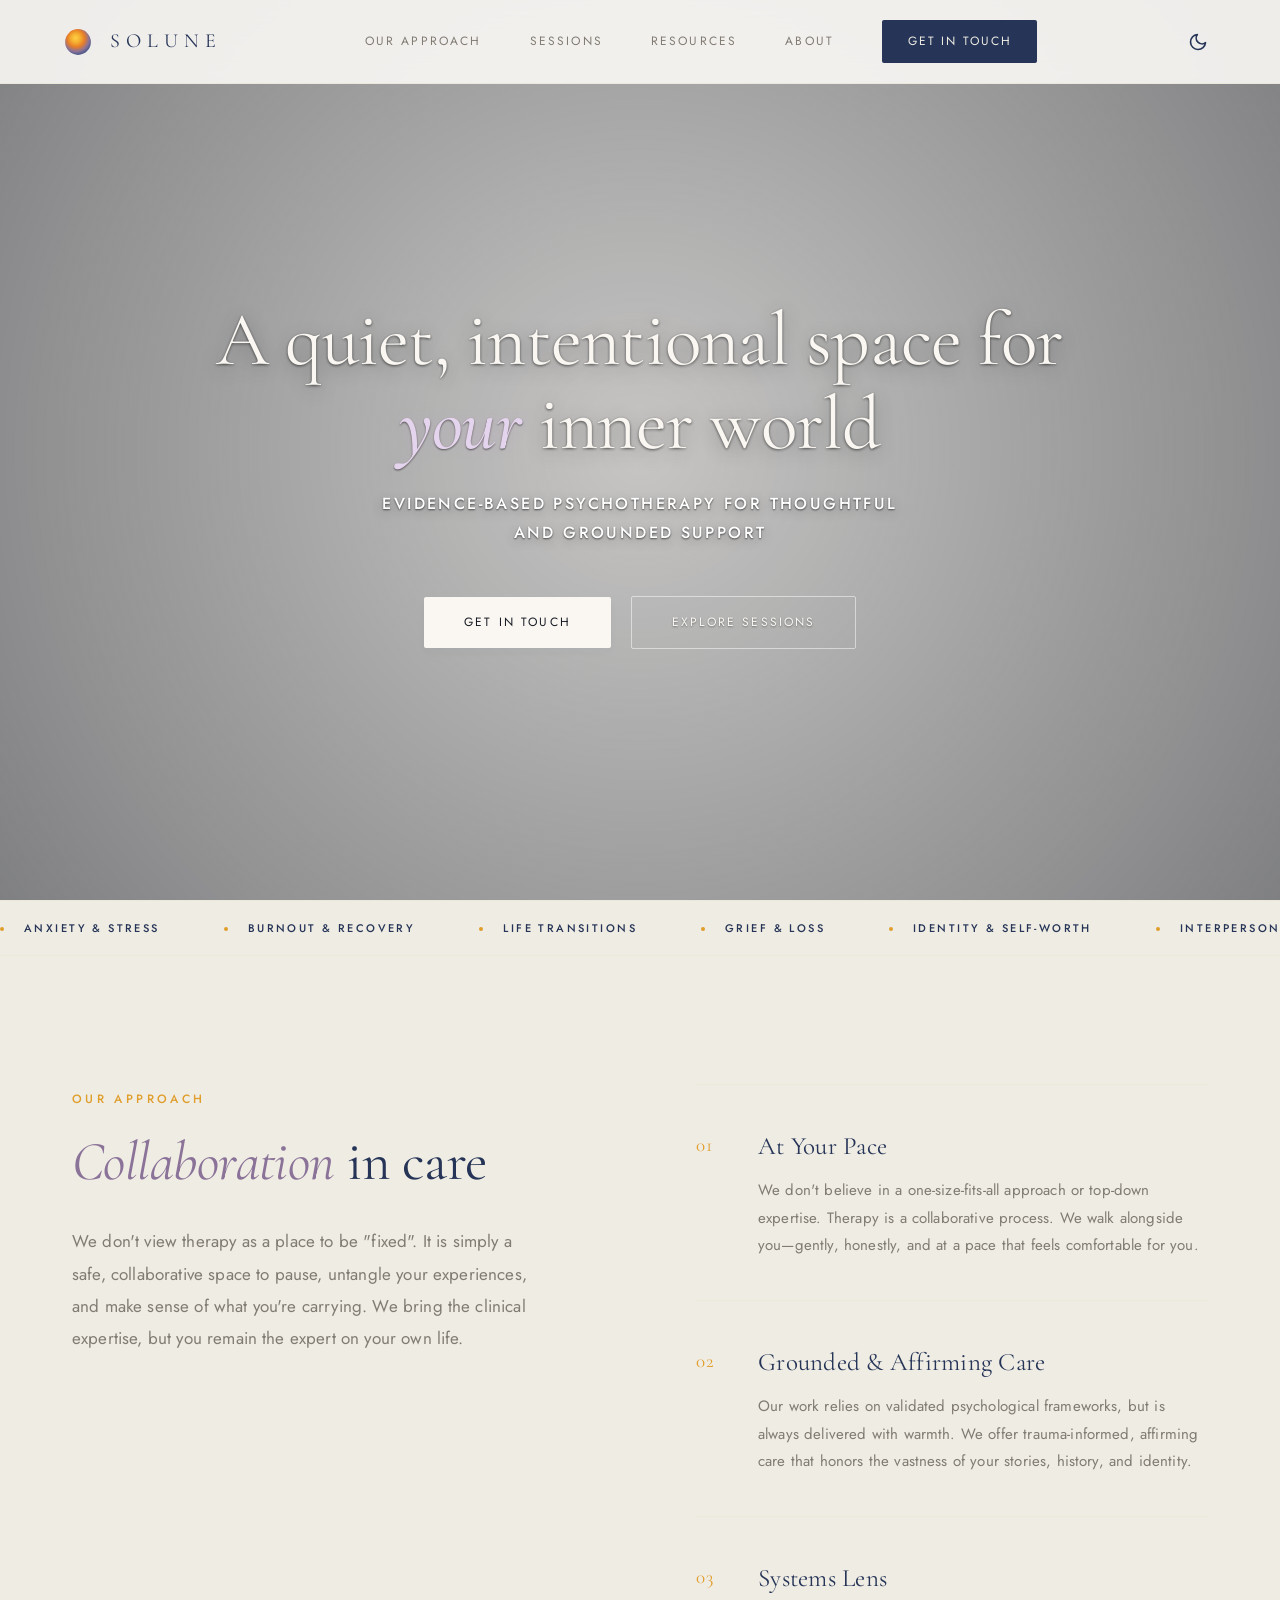
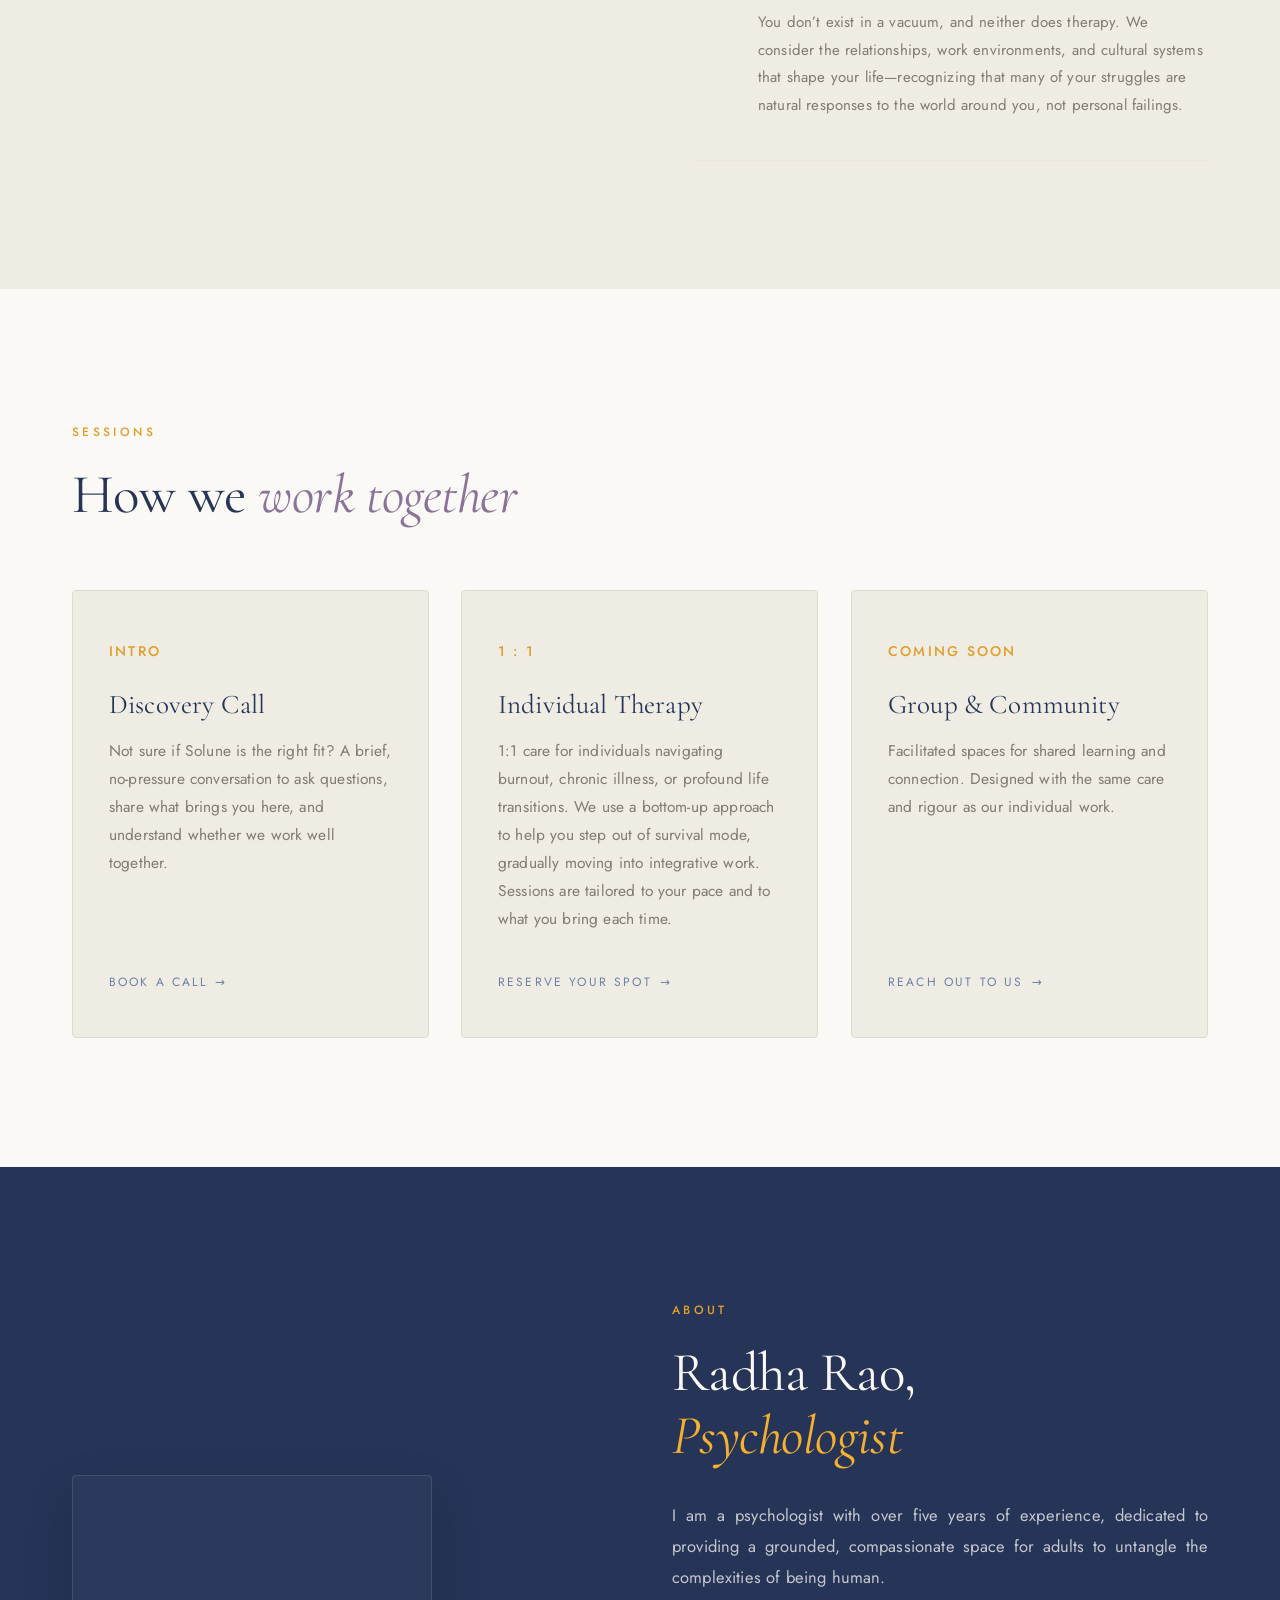
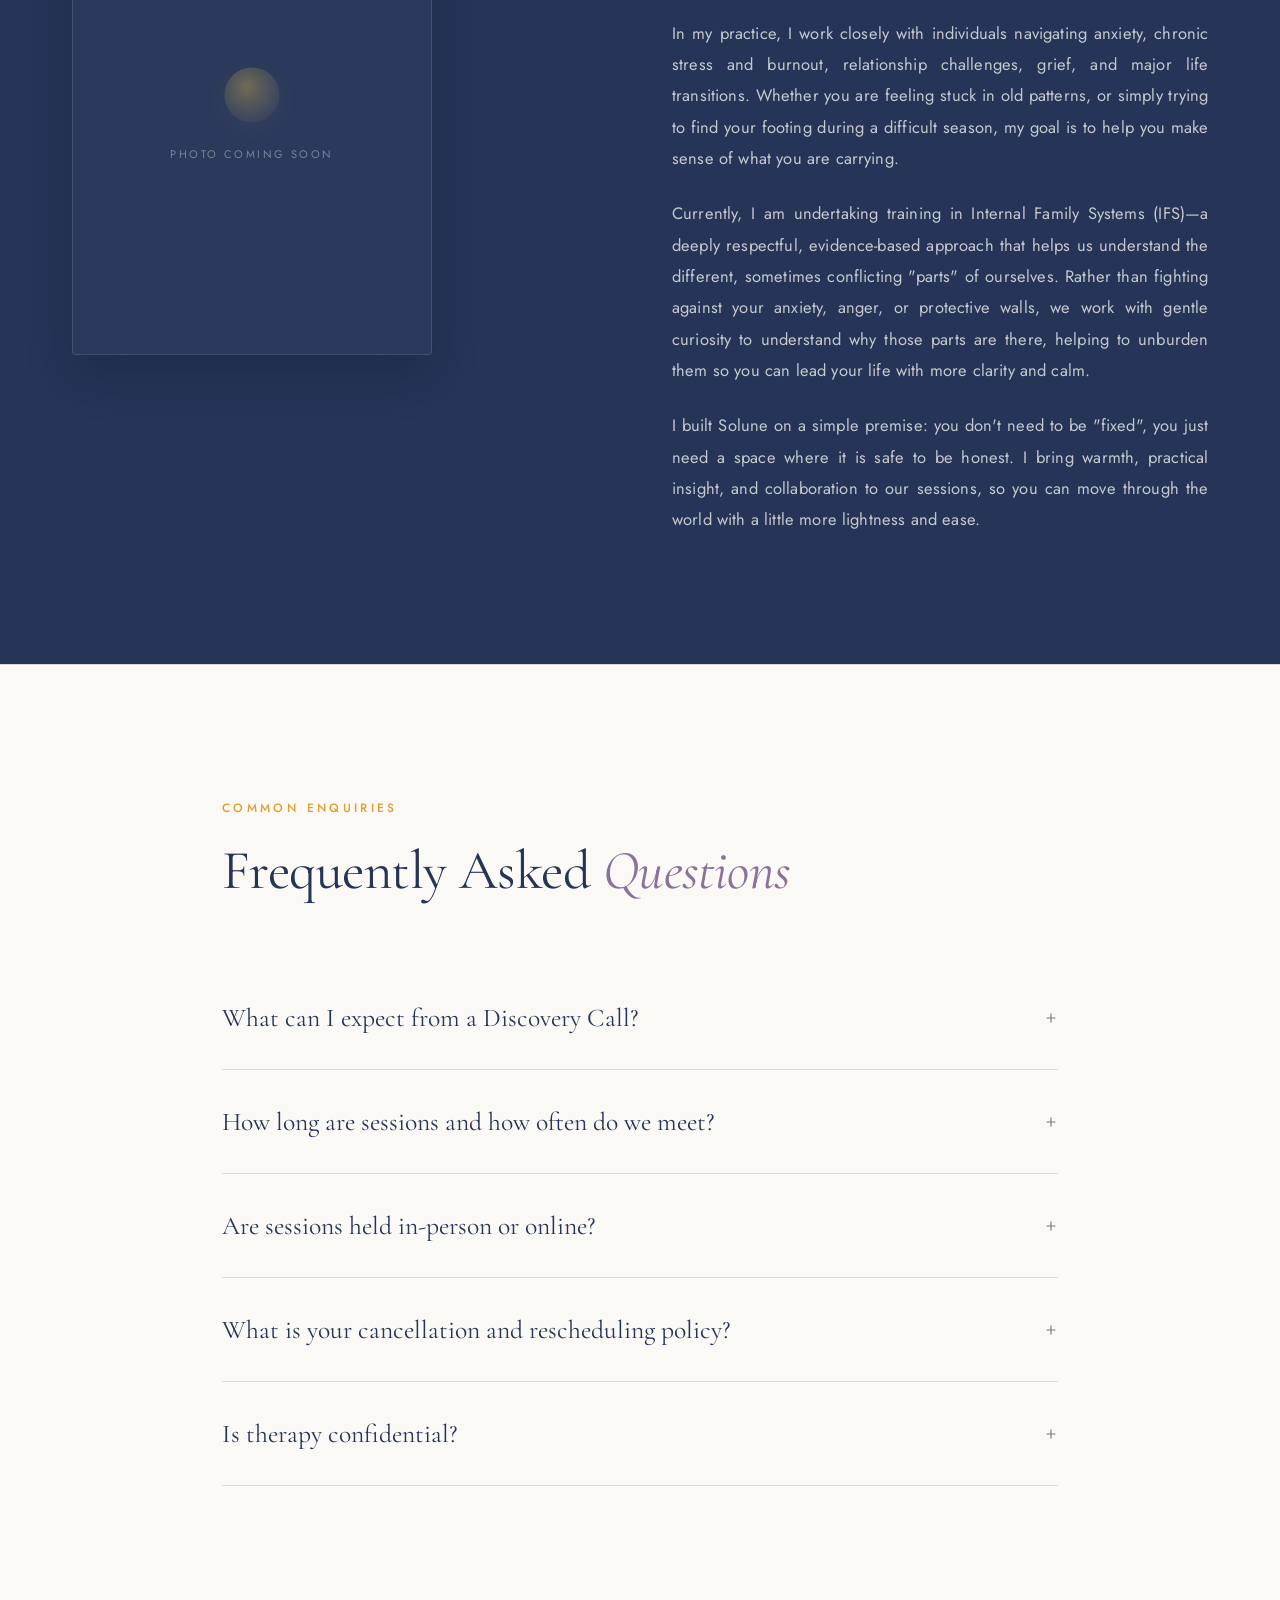
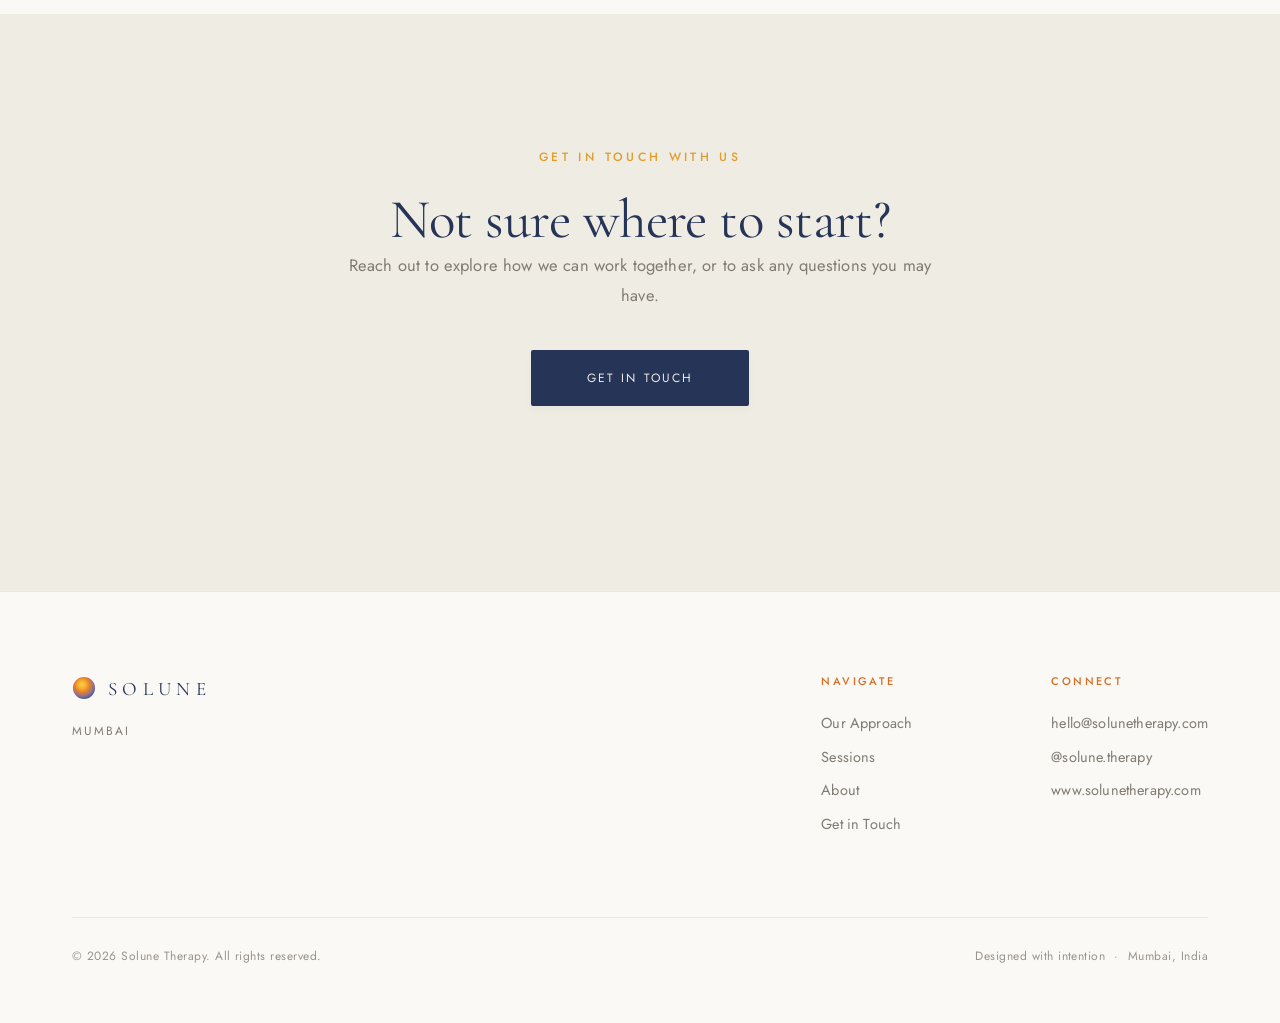
<file: index.html>
<!DOCTYPE html>
<html lang="en">
<head>
  <meta charset="UTF-8">
  <meta name="viewport" content="width=device-width, initial-scale=1.0">
  <meta name="description" content="Solune Therapy — Clinical psychology practice in Mumbai, grounded in research, clinical experience, and somatic nervous system regulation.">
  <title>Solune Therapy </title>
  
  <!-- Preconnect and Load Google Fonts -->
  <link rel="preconnect" href="https://fonts.googleapis.com">
  <link rel="preconnect" href="https://fonts.gstatic.com" crossorigin>
  <link href="https://fonts.googleapis.com/css2?family=Cormorant+Garamond:ital,wght@0,300;0,400;0,500;0,600;1,300;1,400;1,500&family=Jost:wght@300;400;500;600&display=swap" rel="stylesheet">
  
  <!-- External Premium Stylesheet -->
  <link rel="stylesheet" href="style.css">

  <!-- Theme Initialization Blocker to prevent Flash of Light Theme (FOUC) -->
  <script>
    (function () {
      const savedTheme = localStorage.getItem('theme');
      if (savedTheme === 'dark') {
        document.documentElement.setAttribute('data-theme', 'dark');
      } else {
        document.documentElement.setAttribute('data-theme', 'light');
      }
    })();
  </script>
</head>
<body>

  <!-- ── RESPONSIVE NAVIGATION BAR ── -->
  <nav id="navbar">
    <a class="nav-brand" href="#navbar" aria-label="Solune Therapy Home">
      <svg viewBox="0 0 100 100" width="28" height="28" xmlns="http://www.w3.org/2000/svg" aria-hidden="true">
        <defs>
          <radialGradient id="logo-orb-grad" cx="45%" cy="38%" r="80%" fx="40%" fy="34%">
            <stop offset="0%" stop-color="#FFCF45" />
            <stop offset="22%" stop-color="#F5B030" />
            <stop offset="42%" stop-color="#E87E28" />
            <stop offset="63%" stop-color="#8A7298" />
            <stop offset="81%" stop-color="#3F5285" />
            <stop offset="100%" stop-color="#2E3F6E" />
          </radialGradient>
        </defs>
        <circle cx="50" cy="50" r="46" fill="url(#logo-orb-grad)" />
      </svg>
      <span class="nav-wordmark">SOLUNE</span>
    </a>
    
    <div class="nav-links" id="navLinks">
      <a href="#philosophy">Our Approach</a>
      <a href="#sessions">Sessions</a>
      <a href="resources.html">Resources</a>
      <a href="#about">About</a>
      <a href="contact.html" class="btn-nav">Get in Touch</a>
    </div>
    
    <div class="nav-actions">
      <button class="theme-toggle" id="themeToggle" aria-label="Toggle Dark/Light Mode">
        <!-- Moon Icon (shown in light mode) -->
        <svg class="moon-icon" width="20" height="20" viewBox="0 0 24 24" fill="none" stroke="currentColor" stroke-width="2" stroke-linecap="round" stroke-linejoin="round">
          <path d="M21 12.79A9 9 0 1 1 11.21 3 7 7 0 0 0 21 12.79z"></path>
        </svg>
        <!-- Sun Icon (shown in dark mode) -->
        <svg class="sun-icon" width="20" height="20" viewBox="0 0 24 24" fill="none" stroke="currentColor" stroke-width="2" stroke-linecap="round" stroke-linejoin="round">
          <circle cx="12" cy="12" r="5"></circle>
          <line x1="12" y1="1" x2="12" y2="3"></line>
          <line x1="12" y1="21" x2="12" y2="23"></line>
          <line x1="4.22" y1="4.22" x2="5.64" y2="5.64"></line>
          <line x1="18.36" y1="18.36" x2="19.78" y2="19.78"></line>
          <line x1="1" y1="12" x2="3" y2="12"></line>
          <line x1="21" y1="12" x2="23" y2="12"></line>
          <line x1="4.22" y1="19.72" x2="5.64" y2="18.3"></line>
          <line x1="18.36" y1="5.64" x2="19.78" y2="4.22"></line>
        </svg>
      </button>
      
      <button class="nav-hamburger" id="hamburgerBtn" aria-label="Toggle Navigation Menu" aria-expanded="false" aria-controls="mobileMenu">
        <span></span>
        <span></span>
        <span></span>
      </button>
    </div>
  </nav>

  <!-- Fullscreen Mobile Navigation Menu Overlay -->
  <div class="mobile-menu" id="mobileMenu" aria-hidden="true">
    <a href="#philosophy" class="mobile-link">Our Approach</a>
    <a href="#sessions" class="mobile-link">Sessions</a>
    <a href="resources.html" class="mobile-link">Resources</a>
    <a href="#about" class="mobile-link">About</a>
    <a href="contact.html" class="btn-nav mobile-link">Get in Touch</a>
  </div>

  <!-- ── HERO SECTION ── -->
  <section class="hero" id="hero">
    <!-- Background Video -->
    <video autoplay loop muted playsinline class="hero-video-bg">
      <source src="assets/hero-bg.mp4" type="video/mp4">
    </video>

    <!-- Overlay to ensure text readability -->
    <div class="hero-overlay"></div>

    <div class="hero-content">
      <!-- Glowing 3D Orb (Commented out to use the glowing background video instead) -->
      <!--
      <div class="orb-wrap" aria-hidden="true">
        <svg viewBox="0 0 100 100" width="124" height="120" xmlns="http://www.w3.org/2000/svg">
          <circle cx="50" cy="50" r="46" fill="url(#logo-orb-grad)" />
        </svg>
      </div>
      -->

      <h1 class="hero-title fade-in">
       A quiet, intentional space for<br><em>your</em> inner world
      </h1>

      <p class="hero-desc fade-in delay-100">
        Evidence-based psychotherapy for thoughtful and grounded support
      </p>

      <div class="hero-ctas fade-in delay-200">
        <a href="contact.html" class="btn-primary">Get in Touch</a>
        <a href="#sessions" class="btn-ghost">Explore Sessions</a>
      </div>
    </div>
  </section>

  <!-- ── MARQUEE STRIP ── -->
  <div class="strip">
    <div class="strip-track">
      <!-- First Sequence -->
      <span class="strip-item"><span class="strip-dot"></span> Anxiety & Stress</span>
      <span class="strip-item"><span class="strip-dot"></span> Burnout & Recovery</span>
      <span class="strip-item"><span class="strip-dot"></span> Life Transitions</span>
      <span class="strip-item"><span class="strip-dot"></span> Grief & Loss</span>
      <span class="strip-item"><span class="strip-dot"></span> Identity & Self-Worth</span>
      <span class="strip-item"><span class="strip-dot"></span> Interpersonal Relationships</span>
      
      <!-- Identical Duplicate Sequence for Seamless Infinite Looping -->
      <span class="strip-item"><span class="strip-dot"></span> Anxiety</span>
      <span class="strip-item"><span class="strip-dot"></span> Burnout & Recovery</span>
      <span class="strip-item"><span class="strip-dot"></span> Life Transitions</span>
      <span class="strip-item"><span class="strip-dot"></span> Grief & Loss</span>
      <span class="strip-item"><span class="strip-dot"></span> Identity</span>
      <span class="strip-item"><span class="strip-dot"></span> Interpersonal Relationships</span>
      <span class="strip-item"><span class="strip-dot"></span> Stress</span>
    </div>
  </div>

  <!-- ── PHILOSOPHY / APPROACH SECTION ── -->
  <section class="philosophy" id="philosophy">
    <div class="container">
      <div class="phil-grid">
        
        <div class="phil-left fade-in">
          <span class="section-label">Our Approach</span>
          <h2 class="section-title"><em>Collaboration</em> in care</h2>
          <p class="phil-body">
           We don't view therapy as a place to be "fixed". It is simply a safe, collaborative space to pause, untangle your experiences, and make sense of what you're carrying. We bring the clinical expertise, but you remain the expert on your own life.
          </p>
        </div>
        
        <div class="phil-pillars">
          <div class="pillar fade-in delay-100">
            <span class="pillar-num">01</span>
            <div class="pillar-content">
              <h3 class="pillar-title">At Your Pace</h3>
              <p class="pillar-desc">We don't believe in a one-size-fits-all approach or top-down expertise. Therapy is a collaborative process. We walk alongside you—gently, honestly, and at a pace that feels comfortable for you.</p>
            </div>
          </div>
          
          <div class="pillar fade-in delay-200">
            <span class="pillar-num">02</span>
            <div class="pillar-content">
              <h3 class="pillar-title">Grounded & Affirming Care</h3>
              <p class="pillar-desc">Our work relies on validated psychological frameworks, but is always delivered with warmth. We offer trauma-informed, affirming care that honors the vastness of your stories, history, and identity.</p>
            </div>
          </div>
          
          <div class="pillar fade-in delay-300">
            <span class="pillar-num">03</span>
            <div class="pillar-content">
              <h3 class="pillar-title">Systems Lens</h3>
              <p class="pillar-desc">You don’t exist in a vacuum, and neither does therapy. We consider the relationships, work environments, and cultural systems that shape your life—recognizing that many of your struggles are natural responses to the world around you, not personal failings.</p>
            </div>
          </div>
        </div>
        
      </div>
    </div>
  </section>

  <!-- ── SESSIONS SECTION ── -->
  <section class="services" id="sessions">
    <div class="container">
      <div style="text-align: left;">
        <span class="section-label fade-in">Sessions</span>
        <h2 class="section-title fade-in delay-100">How we <em>work together</em></h2>
      </div>

      <div class="services-grid">
        
        <div class="service-card fade-in">
          <span class="service-icon">Intro</span>
          <h3 class="service-title">Discovery Call</h3>
          <p class="service-desc">Not sure if Solune is the right fit? A brief, no-pressure conversation to ask questions, share what brings you here, and understand whether we work well together.</p>
          <a href="discovery-call.html" class="service-link" aria-label="Book a discovery call">Book a call <span class="service-arrow" aria-hidden="true">→</span></a>
        </div>
        
        <div class="service-card fade-in delay-100">
          <span class="service-icon">1 : 1</span>
          <h3 class="service-title">Individual Therapy</h3>
          <p class="service-desc">1:1 care for individuals navigating burnout, chronic illness, or profound life transitions. We use a bottom-up approach to help you step out of survival mode, gradually moving into integrative work. Sessions are tailored to your pace and to what you bring each time.</p>
          <!-- UPDATE WITH YOUR GOOGLE WORKSPACE CALENDAR BOOKING LINK -->
          <a href="https://calendar.app.google/fzZn4YAp5JrZEaGi7" target="_blank" rel="noopener noreferrer" class="service-link" aria-label="Reserve your spot for individual therapy">Reserve your spot <span class="service-arrow" aria-hidden="true">→</span></a>
        </div>
        
        <div class="service-card fade-in delay-200">
          <span class="service-icon">Coming Soon</span>
          <h3 class="service-title">Group & Community</h3>
          <p class="service-desc">Facilitated spaces for shared learning and connection. Designed with the same care and rigour as our individual work.</p>
          <a href="contact.html" class="service-link" aria-label="Reach out to us for group therapy">Reach out to us <span class="service-arrow" aria-hidden="true">→</span></a>
        </div>
        
      </div>
    </div>
  </section>

  <!-- ── ABOUT RADHA RAO SECTION ── -->
  <section class="about" id="about">
    <div class="container">
      <div class="about-grid">
        
        <!-- Premium Frame Placeholder for Portrait Picture -->
        <div class="about-portrait fade-in">
          <div class="about-portrait-placeholder">
            <svg viewBox="0 0 100 100" width="60" height="60" xmlns="http://www.w3.org/2000/svg" aria-hidden="true">
              <defs>
                <radialGradient id="portrait-orb-grad" cx="45%" cy="38%" r="80%" fx="40%" fy="34%">
                  <stop offset="0%" stop-color="#FFCF45" stop-opacity="0.4" />
                  <stop offset="100%" stop-color="#2E3F6E" stop-opacity="0.3" />
                </radialGradient>
              </defs>
              <circle cx="50" cy="50" r="46" fill="url(#portrait-orb-grad)" />
            </svg>
            <p>Photo coming soon</p>
          </div>
        </div>
        
        <div class="fade-in delay-150">
          <span class="section-label">About</span>
          <h2 class="section-title">Radha Rao,<br><em>Psychologist</em></h2>
          <div class="about-body">
            <p>
            I am a psychologist with over five years of experience, dedicated to providing a grounded, compassionate space for adults to untangle the complexities of being human.
            </p>
            <p>
            In my practice, I work closely with individuals navigating anxiety, chronic stress and burnout, relationship challenges, grief, and major life transitions. Whether you are feeling stuck in old patterns, or simply trying to find your footing during a difficult season, my goal is to help you make sense of what you are carrying.
            </p>
            <p>
            Currently, I am undertaking training in Internal Family Systems (IFS)—a deeply respectful, evidence-based approach that helps us understand the different, sometimes conflicting "parts" of ourselves. Rather than fighting against your anxiety, anger, or protective walls, we work with gentle curiosity to understand why those parts are there, helping to unburden them so you can lead your life with more clarity and calm.
            </p>
            <p>
            I built Solune on a simple premise: you don't need to be "fixed", you just need a space where it is safe to be honest. I bring warmth, practical insight, and collaboration to our sessions, so you can move through the world with a little more lightness and ease.
            </p>
          </div>
        
      </div>
    </div>
  </section>

  <!-- ── FAQ SECTION ── -->
  <section class="faq-section" id="faq">
    <div class="container" style="max-width: 900px;">
      <span class="section-label fade-in">Common Enquiries</span>
      <h2 class="section-title fade-in delay-100">Frequently Asked <em>Questions</em></h2>
      
      <div class="faq-accordion fade-in delay-200">
        
        <div class="faq-item">
          <button class="faq-trigger" aria-expanded="false">
            <span class="faq-question">What can I expect from a Discovery Call?</span>
            <span class="faq-icon" aria-hidden="true">
              <svg width="14" height="14" viewBox="0 0 24 24" fill="none" stroke="currentColor" stroke-width="2" stroke-linecap="round" stroke-linejoin="round">
                <line x1="12" y1="5" x2="12" y2="19" class="line-v"></line>
                <line x1="5" y1="12" x2="19" y2="12" class="line-h"></line>
              </svg>
            </span>
          </button>
          <div class="faq-panel" aria-hidden="true">
            <div class="faq-content">
              <p>
                The 15-minute discovery call is a brief, no-pressure, complimentary conversation. It is designed for us to briefly discuss what is prompting you to seek therapy, answer any practical questions you have about scheduling or fees, and align on whether we are a good fit before booking a session.
              </p>
            </div>
          </div>
        </div>
        
        <div class="faq-item">
          <button class="faq-trigger" aria-expanded="false">
            <span class="faq-question">How long are sessions and how often do we meet?</span>
            <span class="faq-icon" aria-hidden="true">
              <svg width="14" height="14" viewBox="0 0 24 24" fill="none" stroke="currentColor" stroke-width="2" stroke-linecap="round" stroke-linejoin="round">
                <line x1="12" y1="5" x2="12" y2="19" class="line-v"></line>
                <line x1="5" y1="12" x2="19" y2="12" class="line-h"></line>
              </svg>
            </span>
          </button>
          <div class="faq-panel" aria-hidden="true">
            <div class="faq-content">
              <p>
                Standard therapy sessions are 60 minutes in length. At the outset of our work, meeting weekly is highly recommended to establish consistency, build therapeutic safety, and maintain progress. Over time, as your therapeutic goals are achieved, we may cooperatively transition to bi-weekly or monthly sessions.
              </p>
            </div>
          </div>
        </div>

        <div class="faq-item">
          <button class="faq-trigger" aria-expanded="false">
            <span class="faq-question">Are sessions held in-person or online?</span>
            <span class="faq-icon" aria-hidden="true">
              <svg width="14" height="14" viewBox="0 0 24 24" fill="none" stroke="currentColor" stroke-width="2" stroke-linecap="round" stroke-linejoin="round">
                <line x1="12" y1="5" x2="12" y2="19" class="line-v"></line>
                <line x1="5" y1="12" x2="19" y2="12" class="line-h"></line>
              </svg>
            </span>
          </button>
          <div class="faq-panel" aria-hidden="true">
            <div class="faq-content">
              <p>
               All sessions are conducted virtually via a secure, confidential video platform. We have found that for professionals managing demanding schedules, telehealth offers the consistency necessary for deep clinical work without the added stress of a commute. Virtual sessions provide the same rigorous, regulation-focused care, allowing you to engage in therapy from a private space where you already feel anchored and comfortable.
              </p>
            </div>
          </div>
        </div>
      
        <div class="faq-item">
          <button class="faq-trigger" aria-expanded="false">
            <span class="faq-question">What is your cancellation and rescheduling policy?</span>
            <span class="faq-icon" aria-hidden="true">
              <svg width="14" height="14" viewBox="0 0 24 24" fill="none" stroke="currentColor" stroke-width="2" stroke-linecap="round" stroke-linejoin="round">
                <line x1="12" y1="5" x2="12" y2="19" class="line-v"></line>
                <line x1="5" y1="12" x2="19" y2="12" class="line-h"></line>
              </svg>
            </span>
          </button>
          <div class="faq-panel" aria-hidden="true">
            <div class="faq-content">
              <p>
                We operate a strict 24-hour cancellation policy. Because your session time is reserved exclusively for you, any cancellations, modifications, or rescheduling requests made with less than 24 hours notice will be subject to the full session fee.
              </p>
            </div>
          </div>
        </div>
        
        <div class="faq-item">
          <button class="faq-trigger" aria-expanded="false">
            <span class="faq-question">Is therapy confidential?</span>
            <span class="faq-icon" aria-hidden="true">
              <svg width="14" height="14" viewBox="0 0 24 24" fill="none" stroke="currentColor" stroke-width="2" stroke-linecap="round" stroke-linejoin="round">
                <line x1="12" y1="5" x2="12" y2="19" class="line-v"></line>
                <line x1="5" y1="12" x2="19" y2="12" class="line-h"></line>
              </svg>
            </span>
          </button>
          <div class="faq-panel" aria-hidden="true">
            <div class="faq-content">
              <p>
                Yes, confidentiality is the clinical and ethical foundation of our practice. Everything shared within our sessions is strictly confidential and protected by law. The only rare, legally mandated exceptions involve immediate risk of serious harm to yourself or others, or when required by a direct court subpoena.
              </p>
            </div>
          </div>
        </div>
        
      </div>
    </div>
  </section>

  <!-- ── CONTACT / WAITLIST SECTION ── -->
  <section class="waitlist" id="contact">
    <div class="container" style="max-width: 1000px;">
      <span class="section-label fade-in">Get in Touch With Us</span>
      <h2 class="section-title fade-in delay-100">Not sure where to start?</h2>
      <p class="waitlist-sub fade-in delay-200" style="max-width: 600px; margin: 0 auto 2.5rem;">
        Reach out to explore how we can work together, or to ask any questions you may have.
      </p>
      
      <div class="fade-in delay-300" style="margin-bottom: 3.5rem; display: flex; justify-content: center;">
        <a href="contact.html" class="btn-primary" style="padding: 1.1rem 3.5rem;">Get in Touch</a>
      </div>
      
    </div>
  </section>

  <!-- ── FOOTER SECTION ── -->
  <footer>
    <div class="container">
      <div class="footer-inner">
        
        <div class="footer-brand">
          <div class="footer-logo-wrap">
            <svg viewBox="0 0 100 100" width="24" height="24" xmlns="http://www.w3.org/2000/svg" aria-hidden="true">
              <circle cx="50" cy="50" r="46" fill="url(#logo-orb-grad)" />
            </svg>
            <span class="footer-wordmark">SOLUNE</span>
          </div>
          <p class="footer-tagline">Mumbai</p>
        </div>

        <div class="footer-links">
          <div class="footer-col">
            <h4 class="footer-col-label">Navigate</h4>
            <a href="#philosophy">Our Approach</a>
            <a href="#sessions">Sessions</a>
            <a href="#about">About</a>
            <a href="contact.html">Get in Touch</a>
          </div>
          <div class="footer-col">
            <h4 class="footer-col-label">Connect</h4>
            <p>hello@solunetherapy.com</p>
            <a href="https://instagram.com/solune.therapy" target="_blank" rel="noopener noreferrer">@solune.therapy</a>
            <p>www.solunetherapy.com</p>
          </div>
        </div>
        
      </div>

      <div class="footer-bottom">
        <p class="footer-copy">© 2026 Solune Therapy. All rights reserved.</p>
        <p class="footer-copy">Designed with intention &nbsp;·&nbsp; Mumbai, India</p>
      </div>
    </div>
  </footer>

  <!-- ── DYNAMIC JAVASCRIPT BEHAVIORS ── -->
  <script>
    document.addEventListener('DOMContentLoaded', () => {
      
      // ── THEME SWITCHING (DARK / LIGHT MODE) ──
      const themeToggle = document.getElementById('themeToggle');
      if (themeToggle) {
        themeToggle.addEventListener('click', () => {
          const currentTheme = document.documentElement.getAttribute('data-theme');
          const newTheme = currentTheme === 'dark' ? 'light' : 'dark';
          document.documentElement.setAttribute('data-theme', newTheme);
          localStorage.setItem('theme', newTheme);
        });
      }
      
      // ── NAVBAR SCROLL SHRUNK EFFECT ──
      const navbar = document.getElementById('navbar');
      window.addEventListener('scroll', () => {
        if (window.scrollY > 50) {
          navbar.classList.add('scrolled');
        } else {
          navbar.classList.remove('scrolled');
        }
      });

      // ── MOBILE MENU OVERLAY & ARIA CONTROLS ──
      const hamburgerBtn = document.getElementById('hamburgerBtn');
      const mobileMenu = document.getElementById('mobileMenu');
      const mobileLinks = document.querySelectorAll('.mobile-link');

      function toggleMenu() {
        const isOpen = hamburgerBtn.classList.toggle('open');
        mobileMenu.classList.toggle('open');
        hamburgerBtn.setAttribute('aria-expanded', isOpen);
        mobileMenu.setAttribute('aria-hidden', !isOpen);
        
        // Scroll lock body
        document.body.style.overflow = isOpen ? 'hidden' : '';
      }

      hamburgerBtn.addEventListener('click', toggleMenu);

      mobileLinks.forEach(link => {
        link.addEventListener('click', () => {
          if (hamburgerBtn.classList.contains('open')) {
            toggleMenu();
          }
        });
      });

      // ── SMOOTH INNER LINK SCROLLING ──
      document.querySelectorAll('a[href^="#"]').forEach(anchor => {
        anchor.addEventListener('click', function(e) {
          const targetId = this.getAttribute('href');
          if (targetId === '#') return;
          
          const targetElement = document.querySelector(targetId);
          if (targetElement) {
            e.preventDefault();
            targetElement.scrollIntoView({
              behavior: 'smooth',
              block: 'start'
            });
          }
        });
      });

      // ── FAQ ACCORDION INTERACTIVITY ──
      const faqTriggers = document.querySelectorAll('.faq-trigger');
      
      faqTriggers.forEach(trigger => {
        trigger.addEventListener('click', () => {
          const isExpanded = trigger.getAttribute('aria-expanded') === 'true';
          const panel = trigger.nextElementSibling;
          
          // Collapse all other panels for a clean, premium, accordion feel
          faqTriggers.forEach(otherTrigger => {
            if (otherTrigger !== trigger) {
              otherTrigger.setAttribute('aria-expanded', 'false');
              const otherPanel = otherTrigger.nextElementSibling;
              otherPanel.style.maxHeight = null;
              otherPanel.setAttribute('aria-hidden', 'true');
            }
          });
          
          // Toggle current panel
          trigger.setAttribute('aria-expanded', !isExpanded);
          if (!isExpanded) {
            panel.style.maxHeight = panel.scrollHeight + 'px';
            panel.setAttribute('aria-hidden', 'false');
          } else {
            panel.style.maxHeight = null;
            panel.setAttribute('aria-hidden', 'true');
          }
        });
      });

      // ── SCROLL REVEAL INTERSECTION OBSERVER ──
      const observerOptions = {
        root: null,
        rootMargin: '0px',
        threshold: 0.12
      };

      const fadeObserver = new IntersectionObserver((entries, observer) => {
        entries.forEach(entry => {
          if (entry.isIntersecting) {
            entry.target.classList.add('visible');
            observer.unobserve(entry.target); // Unobserve to play animation only once
          }
        });
      }, observerOptions);

      document.querySelectorAll('.fade-in').forEach(element => {
        fadeObserver.observe(element);
      });

    });
  </script>

</body>
</html>
</file>
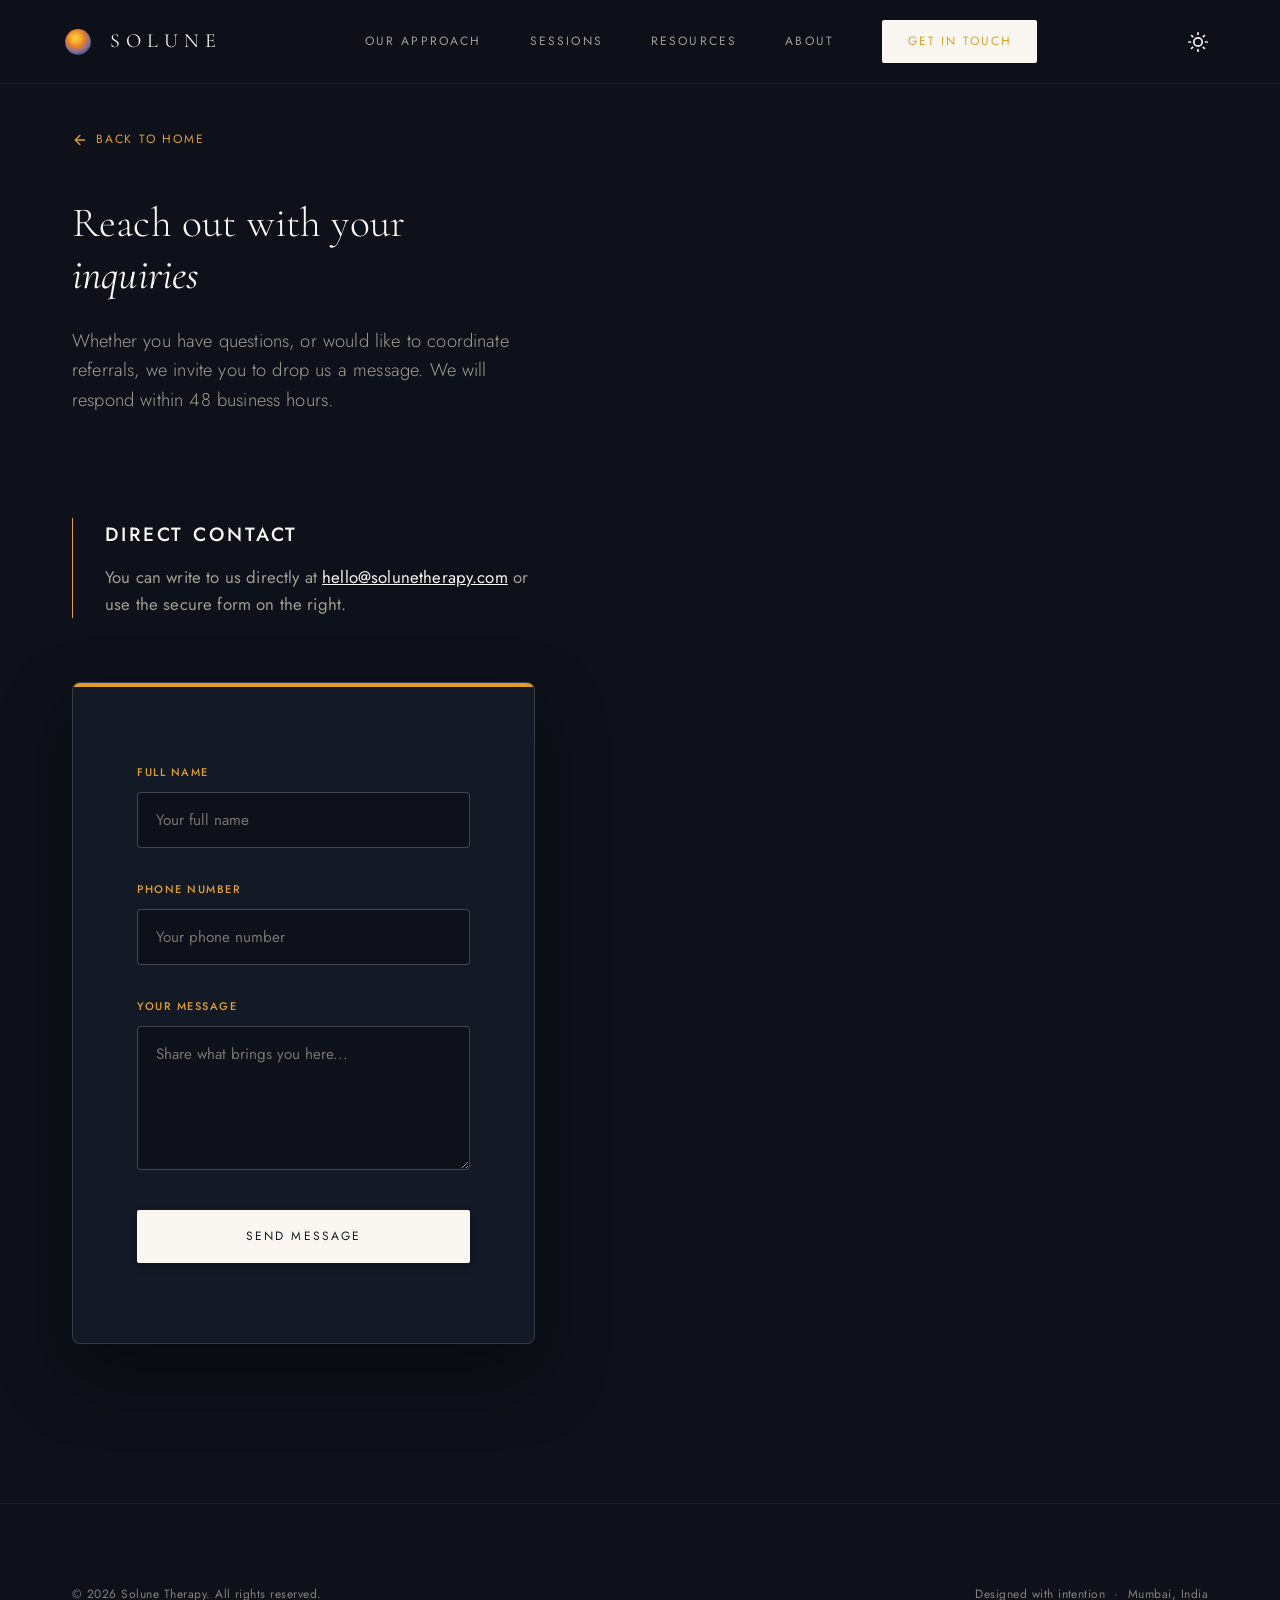
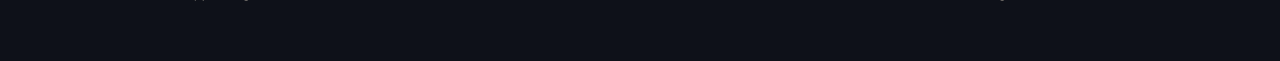
<file: contact.html>
<!DOCTYPE html>
<html lang="en">
<head>
  <meta charset="UTF-8">
  <meta name="viewport" content="width=device-width, initial-scale=1.0">
  <meta name="description" content="Get in Touch with Solune Therapy — Clinical psychology practice in Mumbai. Secure contact form for general inquiries, coordination, and partnerships.">
  <title>Get in Touch — Solune Therapy</title>
  
  <!-- Preconnect and Load Google Fonts -->
  <link rel="preconnect" href="https://fonts.googleapis.com">
  <link rel="preconnect" href="https://fonts.gstatic.com" crossorigin>
  <link href="https://fonts.googleapis.com/css2?family=Cormorant+Garamond:ital,wght@0,300;0,400;0,500;0,600;1,300;1,400;1,500&family=Jost:wght@300;400;500;600&display=swap" rel="stylesheet">
  
  <!-- External Premium Stylesheet -->
  <link rel="stylesheet" href="style.css">

  <!-- Theme Initialization Blocker to prevent Flash of Light Theme (FOUC) -->
  <script>
    (function () {
      const savedTheme = localStorage.getItem('theme');
      if (savedTheme === 'light') {
        document.documentElement.setAttribute('data-theme', 'light');
      } else {
        document.documentElement.setAttribute('data-theme', 'dark');
      }
    })();
  </script>
</head>
<body>

  <!-- ── RESPONSIVE NAVIGATION BAR ── -->
  <nav id="navbar">
    <a class="nav-brand" href="index.html#navbar" aria-label="Solune Therapy Home">
      <svg viewBox="0 0 100 100" width="28" height="28" xmlns="http://www.w3.org/2000/svg" aria-hidden="true">
        <defs>
          <radialGradient id="logo-orb-grad" cx="45%" cy="38%" r="80%" fx="40%" fy="34%">
            <stop offset="0%" stop-color="#FFCF45" />
            <stop offset="22%" stop-color="#F5B030" />
            <stop offset="42%" stop-color="#E87E28" />
            <stop offset="63%" stop-color="#8A7298" />
            <stop offset="81%" stop-color="#3F5285" />
            <stop offset="100%" stop-color="#2E3F6E" />
          </radialGradient>
        </defs>
        <circle cx="50" cy="50" r="46" fill="url(#logo-orb-grad)" />
      </svg>
      <span class="nav-wordmark">SOLUNE</span>
    </a>
    
    <div class="nav-links" id="navLinks">
      <a href="index.html#philosophy">Our Approach</a>
      <a href="index.html#sessions">Sessions</a>
      <a href="resources.html">Resources</a>
      <a href="index.html#about">About</a>
      <a href="contact.html" class="btn-nav" style="color: var(--color-gold);">Get in Touch</a>
    </div>
    
    <div class="nav-actions">
      <button class="theme-toggle" id="themeToggle" aria-label="Toggle Dark/Light Mode">
        <!-- Moon Icon (shown in light mode) -->
        <svg class="moon-icon" width="20" height="20" viewBox="0 0 24 24" fill="none" stroke="currentColor" stroke-width="2" stroke-linecap="round" stroke-linejoin="round">
          <path d="M21 12.79A9 9 0 1 1 11.21 3 7 7 0 0 0 21 12.79z"></path>
        </svg>
        <!-- Sun Icon (shown in dark mode) -->
        <svg class="sun-icon" width="20" height="20" viewBox="0 0 24 24" fill="none" stroke="currentColor" stroke-width="2" stroke-linecap="round" stroke-linejoin="round">
          <circle cx="12" cy="12" r="5"></circle>
          <line x1="12" y1="1" x2="12" y2="3"></line>
          <line x1="12" y1="21" x2="12" y2="23"></line>
          <line x1="4.22" y1="4.22" x2="5.64" y2="5.64"></line>
          <line x1="18.36" y1="18.36" x2="19.78" y2="19.78"></line>
          <line x1="1" y1="12" x2="3" y2="12"></line>
          <line x1="21" y1="12" x2="23" y2="12"></line>
          <line x1="4.22" y1="19.72" x2="5.64" y2="18.3"></line>
          <line x1="18.36" y1="5.64" x2="19.78" y2="4.22"></line>
        </svg>
      </button>
      
      <button class="nav-hamburger" id="hamburgerBtn" aria-label="Toggle Navigation Menu" aria-expanded="false" aria-controls="mobileMenu">
        <span></span>
        <span></span>
        <span></span>
      </button>
    </div>
  </nav>

  <!-- Fullscreen Mobile Navigation Menu Overlay -->
  <div class="mobile-menu" id="mobileMenu" aria-hidden="true">
    <a href="index.html#philosophy" class="mobile-link">Our Approach</a>
    <a href="index.html#sessions" class="mobile-link">Sessions</a>
    <a href="resources.html" class="mobile-link">Resources</a>
    <a href="index.html#about" class="mobile-link">About</a>
    <a href="contact.html" class="btn-nav mobile-link">Get in Touch</a>
  </div>

  <!-- ── SPLIT CONTACT SECTION ── -->
  <section class="contact-split-section">
    <div class="container">
      
      <!-- Back to Home Link -->
      <a href="index.html" class="btn-back-link fade-in" style="margin-bottom: 3rem; margin-top: 0;">
        <svg width="16" height="16" viewBox="0 0 24 24" fill="none" stroke="currentColor" stroke-width="2" stroke-linecap="round" stroke-linejoin="round" aria-hidden="true">
          <line x1="19" y1="12" x2="5" y2="12"></line>
          <polyline points="12 19 5 12 12 5"></polyline>
        </svg>
        Back to Home
      </a>

      <div class="contact-split-grid">
        
        <!-- Left Editorial Column -->
        <div class="contact-info-col fade-in">
          <h1 class="contact-page-title">Reach out with your <em>inquiries</em> </h1>
          <p class="contact-page-desc">
            Whether you have questions, or would like to coordinate referrals, we invite you to drop us a message. We will respond within 48 business hours.
          </p>
          
          <div class="contact-info-blocks">
            <div class="info-block">
              <!-- <h2 class="info-block-title">General Correspondence</h2> -->
              <!-- <p class="info-block-text">
                For administrative details, scheduling support, or billing requests. We aim to respond to all written notes within 48 business hours.
              </p> -->
            </div>
            
            <div class="info-block">
              <h2 class="info-block-title">Direct Contact</h2>
              <p class="info-block-text">
                You can write to us directly at <a href="mailto:hello@solunetherapy.com">hello@solunetherapy.com</a> or use the secure form on the right.
              </p>
            </div>
          </div>
          
         
        
        <!-- Right Form Card Column -->
        <div class="contact-form-col fade-in delay-200">
          <form id="contactForm" class="contact-card-premium">
            <div class="form-group">
              <label for="contact-name">Full Name</label>
              <input type="text" id="contact-name" name="entry.1241017268" placeholder="Your full name" required>
            </div>
            
            <div class="form-group">
              <label for="contact-phone">Phone Number</label>
              <input type="tel" id="contact-phone" name="entry.153160068" placeholder="Your phone number" required>
            </div>
            
            <div class="form-group">
              <label for="contact-message">Your Message</label>
              <textarea id="contact-message" name="entry.1226630906" placeholder="Share what brings you here..." rows="5" required></textarea>
            </div>
            
            <div class="form-submit">
              <button type="submit" id="submitBtn" class="btn-primary" style="width: 100%;">Send Message</button>
            </div>
            
            <div id="formStatus" class="form-status-message" style="margin-top: 2rem;"></div>
          </form>
        </div>
        
      </div>
    </div>
  </section>

  <!-- ── FOOTER SECTION ── -->
  <footer>
    <div class="container">
      <div class="footer-inner">
        <p class="footer-copy">© 2026 Solune Therapy. All rights reserved.</p>
        <p class="footer-copy">Designed with intention &nbsp;·&nbsp; Mumbai, India</p>
      </div>
    </div>
  </footer>

  <!-- ── DYNAMIC JAVASCRIPT BEHAVIORS ── -->
  <script>
    document.addEventListener('DOMContentLoaded', () => {
      
      // ── THEME SWITCHING (DARK / LIGHT MODE) ──
      const themeToggle = document.getElementById('themeToggle');
      if (themeToggle) {
        themeToggle.addEventListener('click', () => {
          const currentTheme = document.documentElement.getAttribute('data-theme');
          const newTheme = currentTheme === 'dark' ? 'light' : 'dark';
          document.documentElement.setAttribute('data-theme', newTheme);
          localStorage.setItem('theme', newTheme);
        });
      }
      
      // ── NAVBAR SCROLL SHRUNK EFFECT ──
      const navbar = document.getElementById('navbar');
      window.addEventListener('scroll', () => {
        if (window.scrollY > 50) {
          navbar.classList.add('scrolled');
        } else {
          navbar.classList.remove('scrolled');
        }
      });

      // ── MOBILE MENU OVERLAY ──
      const hamburgerBtn = document.getElementById('hamburgerBtn');
      const mobileMenu = document.getElementById('mobileMenu');
      const mobileLinks = document.querySelectorAll('.mobile-link');

      function toggleMenu() {
        const isOpen = hamburgerBtn.classList.toggle('open');
        mobileMenu.classList.toggle('open');
        hamburgerBtn.setAttribute('aria-expanded', isOpen);
        mobileMenu.setAttribute('aria-hidden', !isOpen);
        document.body.style.overflow = isOpen ? 'hidden' : '';
      }

      hamburgerBtn.addEventListener('click', toggleMenu);
      mobileLinks.forEach(link => {
        link.addEventListener('click', () => {
          if (hamburgerBtn.classList.contains('open')) {
            toggleMenu();
          }
        });
      });

      // ── HEADLESS GOOGLE FORM BACKGROUND SUBMISSION ──
      const contactForm = document.getElementById('contactForm');
      const formStatus = document.getElementById('formStatus');
      const submitBtn = document.getElementById('submitBtn');

      if (contactForm) {
        contactForm.addEventListener('submit', (e) => {
          e.preventDefault();
          
          // Show sending status
          submitBtn.disabled = true;
          submitBtn.textContent = 'Sending...';
          formStatus.className = 'form-status-message';
          formStatus.textContent = '';

          const googleFormUrl = 'https://docs.google.com/forms/d/e/1FAIpQLScMYnf0p0vIUSnEUHN1Z_T4plshThfaB1vK6Vv3VLRre32qUw/formResponse';
          const formData = new FormData(contactForm);

          fetch(googleFormUrl, {
            method: 'POST',
            body: formData,
            mode: 'no-cors' // Silent post bypasses CORS restrictions
          })
          .then(() => {
            // Success
            submitBtn.disabled = false;
            submitBtn.textContent = 'Send Message';
            formStatus.className = 'form-status-message success';
            formStatus.textContent = 'Thank you. Your message has been received, and we will get back to you soon.';
            contactForm.reset();
          })
          .catch((error) => {
            // Error handling
            submitBtn.disabled = false;
            submitBtn.textContent = 'Send Message';
            formStatus.className = 'form-status-message error';
            formStatus.textContent = 'An error occurred. Please write directly to hello@solunetherapy.com.';
            console.error('Submission error:', error);
          });
        });
      }

      // ── SCROLL REVEAL INTERSECTION OBSERVER ──
      const observerOptions = {
        root: null,
        rootMargin: '0px',
        threshold: 0.12
      };

      const fadeObserver = new IntersectionObserver((entries, observer) => {
        entries.forEach(entry => {
          if (entry.isIntersecting) {
            entry.target.classList.add('visible');
            observer.unobserve(entry.target); // Unobserve to play animation only once
          }
        });
      }, observerOptions);

      document.querySelectorAll('.fade-in').forEach(element => {
        fadeObserver.observe(element);
      });
    });
  </script>

</body>
</html>
</file>
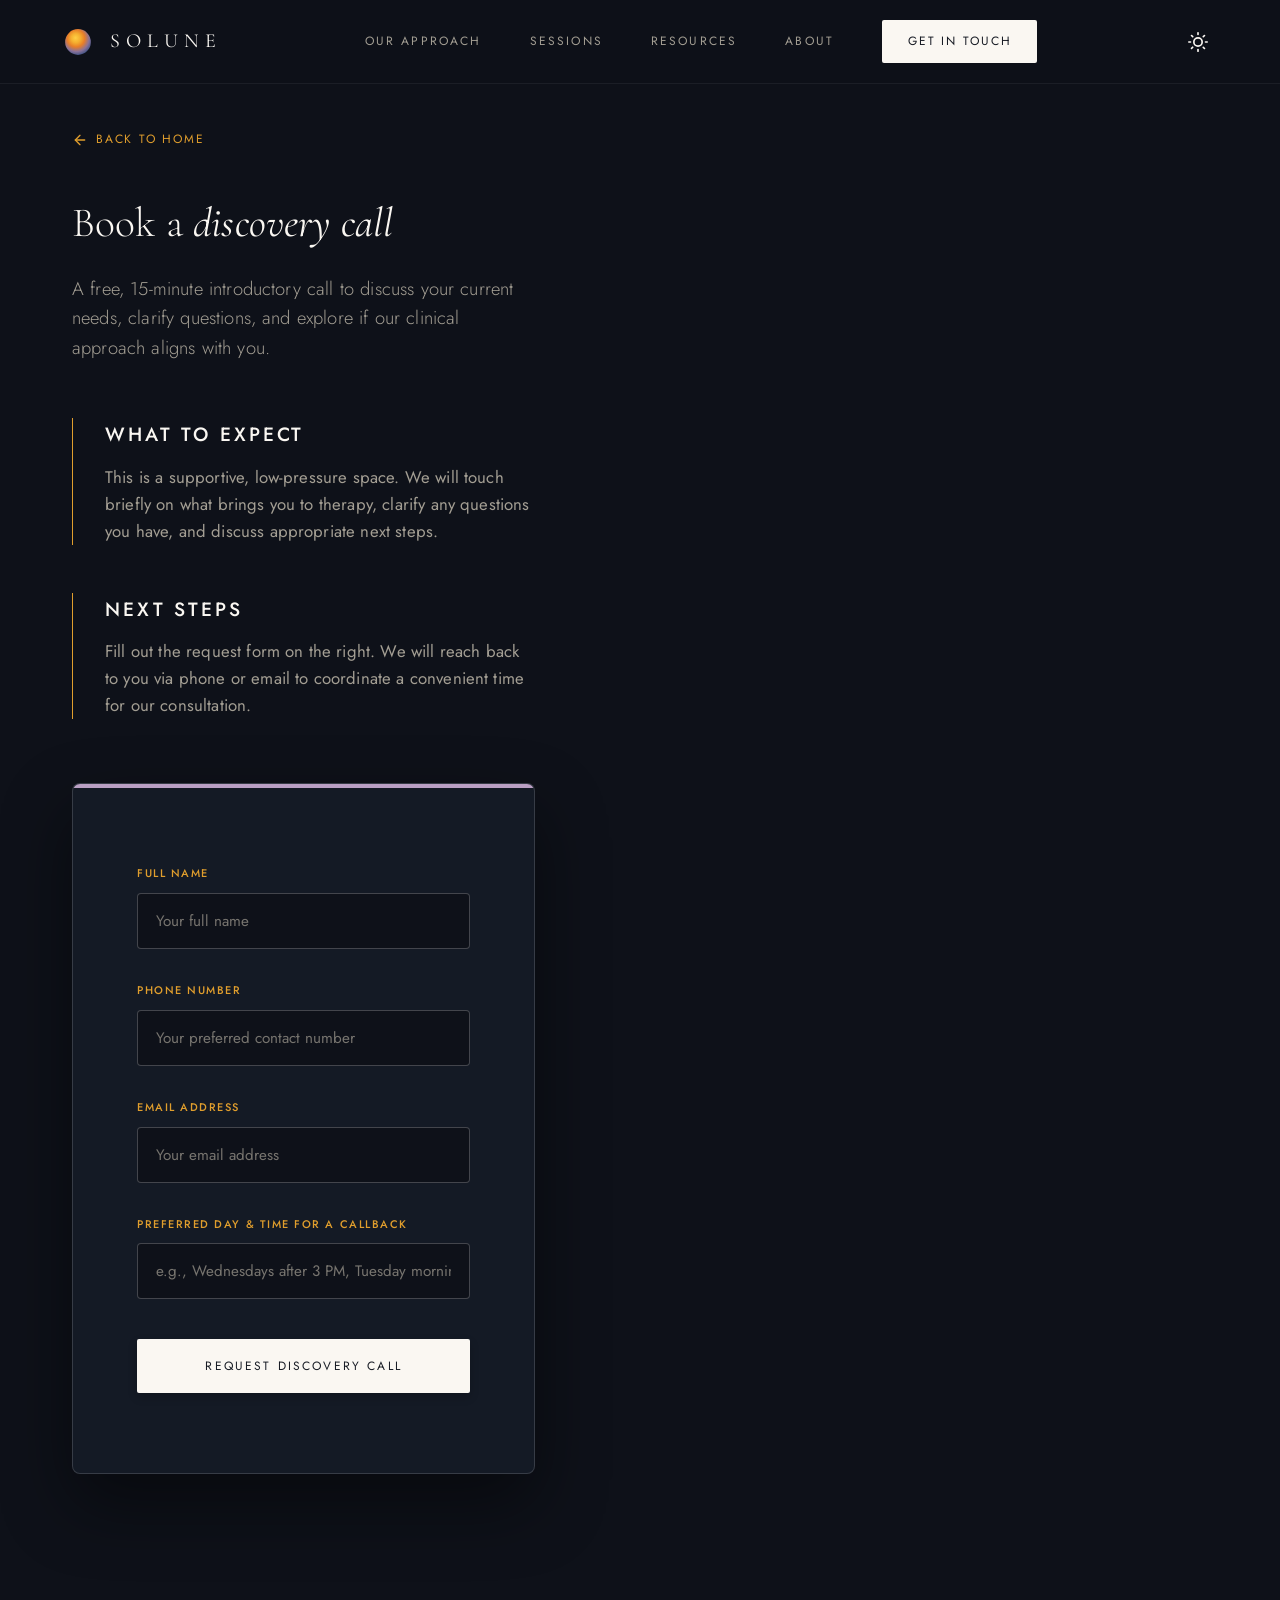
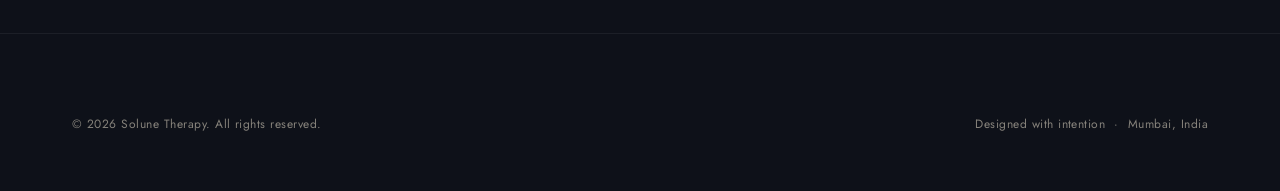
<file: discovery-call.html>
<!DOCTYPE html>
<html lang="en">
<head>
  <meta charset="UTF-8">
  <meta name="viewport" content="width=device-width, initial-scale=1.0">
  <meta name="description" content="Book a Free 15-Minute Discovery Call with Solune Therapy — Discuss your needs, explore our therapeutic approach, and see if we are aligned with your goals.">
  <title>Book a Discovery Call — Solune Therapy</title>
  
  <!-- Preconnect and Load Google Fonts -->
  <link rel="preconnect" href="https://fonts.googleapis.com">
  <link rel="preconnect" href="https://fonts.gstatic.com" crossorigin>
  <link href="https://fonts.googleapis.com/css2?family=Cormorant+Garamond:ital,wght@0,300;0,400;0,500;0,600;1,300;1,400;1,500&family=Jost:wght@300;400;500;600&display=swap" rel="stylesheet">
  
  <!-- External Premium Stylesheet -->
  <link rel="stylesheet" href="style.css">

  <!-- Theme Initialization Blocker to prevent Flash of Light Theme (FOUC) -->
  <script>
    (function () {
      const savedTheme = localStorage.getItem('theme');
      if (savedTheme === 'light') {
        document.documentElement.setAttribute('data-theme', 'light');
      } else {
        document.documentElement.setAttribute('data-theme', 'dark');
      }
    })();
  </script>
</head>
<body>

  <!-- ── RESPONSIVE NAVIGATION BAR ── -->
  <nav id="navbar">
    <a class="nav-brand" href="index.html#navbar" aria-label="Solune Therapy Home">
      <svg viewBox="0 0 100 100" width="28" height="28" xmlns="http://www.w3.org/2000/svg" aria-hidden="true">
        <defs>
          <radialGradient id="logo-orb-grad" cx="45%" cy="38%" r="80%" fx="40%" fy="34%">
            <stop offset="0%" stop-color="#FFCF45" />
            <stop offset="22%" stop-color="#F5B030" />
            <stop offset="42%" stop-color="#E87E28" />
            <stop offset="63%" stop-color="#8A7298" />
            <stop offset="81%" stop-color="#3F5285" />
            <stop offset="100%" stop-color="#2E3F6E" />
          </radialGradient>
        </defs>
        <circle cx="50" cy="50" r="46" fill="url(#logo-orb-grad)" />
      </svg>
      <span class="nav-wordmark">SOLUNE</span>
    </a>
    
    <div class="nav-links" id="navLinks">
      <a href="index.html#philosophy">Our Approach</a>
      <a href="index.html#sessions">Sessions</a>
      <a href="resources.html">Resources</a>
      <a href="index.html#about">About</a>
      <a href="contact.html" class="btn-nav">Get in Touch</a>
    </div>
    
    <div class="nav-actions">
      <button class="theme-toggle" id="themeToggle" aria-label="Toggle Dark/Light Mode">
        <!-- Moon Icon (shown in light mode) -->
        <svg class="moon-icon" width="20" height="20" viewBox="0 0 24 24" fill="none" stroke="currentColor" stroke-width="2" stroke-linecap="round" stroke-linejoin="round">
          <path d="M21 12.79A9 9 0 1 1 11.21 3 7 7 0 0 0 21 12.79z"></path>
        </svg>
        <!-- Sun Icon (shown in dark mode) -->
        <svg class="sun-icon" width="20" height="20" viewBox="0 0 24 24" fill="none" stroke="currentColor" stroke-width="2" stroke-linecap="round" stroke-linejoin="round">
          <circle cx="12" cy="12" r="5"></circle>
          <line x1="12" y1="1" x2="12" y2="3"></line>
          <line x1="12" y1="21" x2="12" y2="23"></line>
          <line x1="4.22" y1="4.22" x2="5.64" y2="5.64"></line>
          <line x1="18.36" y1="18.36" x2="19.78" y2="19.78"></line>
          <line x1="1" y1="12" x2="3" y2="12"></line>
          <line x1="21" y1="12" x2="23" y2="12"></line>
          <line x1="4.22" y1="19.72" x2="5.64" y2="18.3"></line>
          <line x1="18.36" y1="5.64" x2="19.78" y2="4.22"></line>
        </svg>
      </button>
      
      <button class="nav-hamburger" id="hamburgerBtn" aria-label="Toggle Navigation Menu" aria-expanded="false" aria-controls="mobileMenu">
        <span></span>
        <span></span>
        <span></span>
      </button>
    </div>
  </nav>

  <!-- Fullscreen Mobile Navigation Menu Overlay -->
  <div class="mobile-menu" id="mobileMenu" aria-hidden="true">
    <a href="index.html#philosophy" class="mobile-link">Our Approach</a>
    <a href="index.html#sessions" class="mobile-link">Sessions</a>
    <a href="resources.html" class="mobile-link">Resources</a>
    <a href="index.html#about" class="mobile-link">About</a>
    <a href="contact.html" class="btn-nav mobile-link">Get in Touch</a>
  </div>

  <!-- ── SPLIT DISCOVERY CALL SECTION ── -->
  <section class="contact-split-section">
    <div class="container">
      
      <!-- Back to Home Link -->
      <a href="index.html" class="btn-back-link fade-in" style="margin-bottom: 3rem; margin-top: 0;">
        <svg width="16" height="16" viewBox="0 0 24 24" fill="none" stroke="currentColor" stroke-width="2" stroke-linecap="round" stroke-linejoin="round" aria-hidden="true">
          <line x1="19" y1="12" x2="5" y2="12"></line>
          <polyline points="12 19 5 12 12 5"></polyline>
        </svg>
        Back to Home
      </a>

      <div class="contact-split-grid">
        
        <!-- Left Editorial Column -->
        <div class="contact-info-col fade-in">
          <h1 class="contact-page-title">Book a <em>discovery call</em> </h1>
          <p class="contact-page-desc">
            A free, 15-minute introductory call to discuss your current needs, clarify questions, and explore if our clinical approach aligns with you.
          </p>
          
          <div class="contact-info-blocks">
            <div class="info-block">
              <h2 class="info-block-title">What to Expect</h2>
              <p class="info-block-text">
                This is a supportive, low-pressure space. We will touch briefly on what brings you to therapy, clarify any questions you have, and discuss appropriate next steps.
              </p>
            </div>
            
            <div class="info-block">
              <h2 class="info-block-title">Next Steps</h2>
              <p class="info-block-text">
                Fill out the request form on the right. We will reach back to you via phone or email to coordinate a convenient time for our consultation.
              </p>
            </div>
          </div>
          
        
        
        <!-- Right Form Card Column -->
        <div class="contact-form-col fade-in delay-200">
          <form id="discoveryCallForm" class="contact-card-premium">
            <div class="form-group">
              <label for="contact-name">Full Name</label>
              <input type="text" id="contact-name" name="entry.615003525" placeholder="Your full name" required>
            </div>
            
            <div class="form-group">
              <label for="contact-phone">Phone Number</label>
              <input type="tel" id="contact-phone" name="entry.309647296" placeholder="Your preferred contact number" required>
            </div>
            
            <div class="form-group">
              <label for="contact-email">Email Address</label>
              <input type="email" id="contact-email" name="entry.582825370" placeholder="Your email address" required>
            </div>
            
            <div class="form-group">
              <label for="contact-callback">Preferred Day & Time for a Callback</label>
              <input type="text" id="contact-callback" name="entry.1330685170" placeholder="e.g., Wednesdays after 3 PM, Tuesday mornings" required>
            </div>
            
            <div class="form-submit">
              <button type="submit" id="submitBtn" class="btn-primary" style="width: 100%;">Request Discovery Call</button>
            </div>
            
            <div id="formStatus" class="form-status-message" style="margin-top: 2rem;"></div>
          </form>
        </div>
        
      </div>
    </div>
  </section>

  <!-- ── FOOTER SECTION ── -->
  <footer>
    <div class="container">
      <div class="footer-inner">
        <p class="footer-copy">© 2026 Solune Therapy. All rights reserved.</p>
        <p class="footer-copy">Designed with intention &nbsp;·&nbsp; Mumbai, India</p>
      </div>
    </div>
  </footer>

  <!-- ── DYNAMIC JAVASCRIPT BEHAVIORS ── -->
  <script>
    document.addEventListener('DOMContentLoaded', () => {
      
      // ── THEME SWITCHING (DARK / LIGHT MODE) ──
      const themeToggle = document.getElementById('themeToggle');
      if (themeToggle) {
        themeToggle.addEventListener('click', () => {
          const currentTheme = document.documentElement.getAttribute('data-theme');
          const newTheme = currentTheme === 'dark' ? 'light' : 'dark';
          document.documentElement.setAttribute('data-theme', newTheme);
          localStorage.setItem('theme', newTheme);
        });
      }
      
      // ── NAVBAR SCROLL SHRUNK EFFECT ──
      const navbar = document.getElementById('navbar');
      window.addEventListener('scroll', () => {
        if (window.scrollY > 50) {
          navbar.classList.add('scrolled');
        } else {
          navbar.classList.remove('scrolled');
        }
      });

      // ── MOBILE MENU OVERLAY ──
      const hamburgerBtn = document.getElementById('hamburgerBtn');
      const mobileMenu = document.getElementById('mobileMenu');
      const mobileLinks = document.querySelectorAll('.mobile-link');

      function toggleMenu() {
        const isOpen = hamburgerBtn.classList.toggle('open');
        mobileMenu.classList.toggle('open');
        hamburgerBtn.setAttribute('aria-expanded', isOpen);
        mobileMenu.setAttribute('aria-hidden', !isOpen);
        document.body.style.overflow = isOpen ? 'hidden' : '';
      }

      hamburgerBtn.addEventListener('click', toggleMenu);
      mobileLinks.forEach(link => {
        link.addEventListener('click', () => {
          if (hamburgerBtn.classList.contains('open')) {
            toggleMenu();
          }
        });
      });

      // ── HEADLESS GOOGLE FORM BACKGROUND SUBMISSION ──
      const discoveryCallForm = document.getElementById('discoveryCallForm');
      const formStatus = document.getElementById('formStatus');
      const submitBtn = document.getElementById('submitBtn');

      if (discoveryCallForm) {
        discoveryCallForm.addEventListener('submit', (e) => {
          e.preventDefault();
          
          // Show sending status
          submitBtn.disabled = true;
          submitBtn.textContent = 'Submitting Request...';
          formStatus.className = 'form-status-message';
          formStatus.textContent = '';

          const googleFormUrl = 'https://docs.google.com/forms/d/e/1FAIpQLSeLAzrdJNjPq5MhvG4eikYu-z5Z50WiWeI9rwcAHH2qAM7tLA/formResponse';
          const formData = new FormData(discoveryCallForm);

          fetch(googleFormUrl, {
            method: 'POST',
            body: formData,
            mode: 'no-cors' // Silent post bypasses CORS restrictions
          })
          .then(() => {
            // Success
            submitBtn.disabled = false;
            submitBtn.textContent = 'Request Discovery Call';
            formStatus.className = 'form-status-message success';
            formStatus.textContent = 'Thank you! Your discovery call request has been received. We will reach back to coordinate within a couple of days.';
            discoveryCallForm.reset();
          })
          .catch((error) => {
            // Error handling
            submitBtn.disabled = false;
            submitBtn.textContent = 'Request Discovery Call';
            formStatus.className = 'form-status-message error';
            formStatus.textContent = 'An error occurred. Please write directly to hello@solunetherapy.com.';
            console.error('Submission error:', error);
          });
        });
      }

      // ── SCROLL REVEAL INTERSECTION OBSERVER ──
      const observerOptions = {
        root: null,
        rootMargin: '0px',
        threshold: 0.12
      };

      const fadeObserver = new IntersectionObserver((entries, observer) => {
        entries.forEach(entry => {
          if (entry.isIntersecting) {
            entry.target.classList.add('visible');
            observer.unobserve(entry.target); // Unobserve to play animation only once
          }
        });
      }, observerOptions);

      document.querySelectorAll('.fade-in').forEach(element => {
        fadeObserver.observe(element);
      });
    });
  </script>

</body>
</html>
</file>
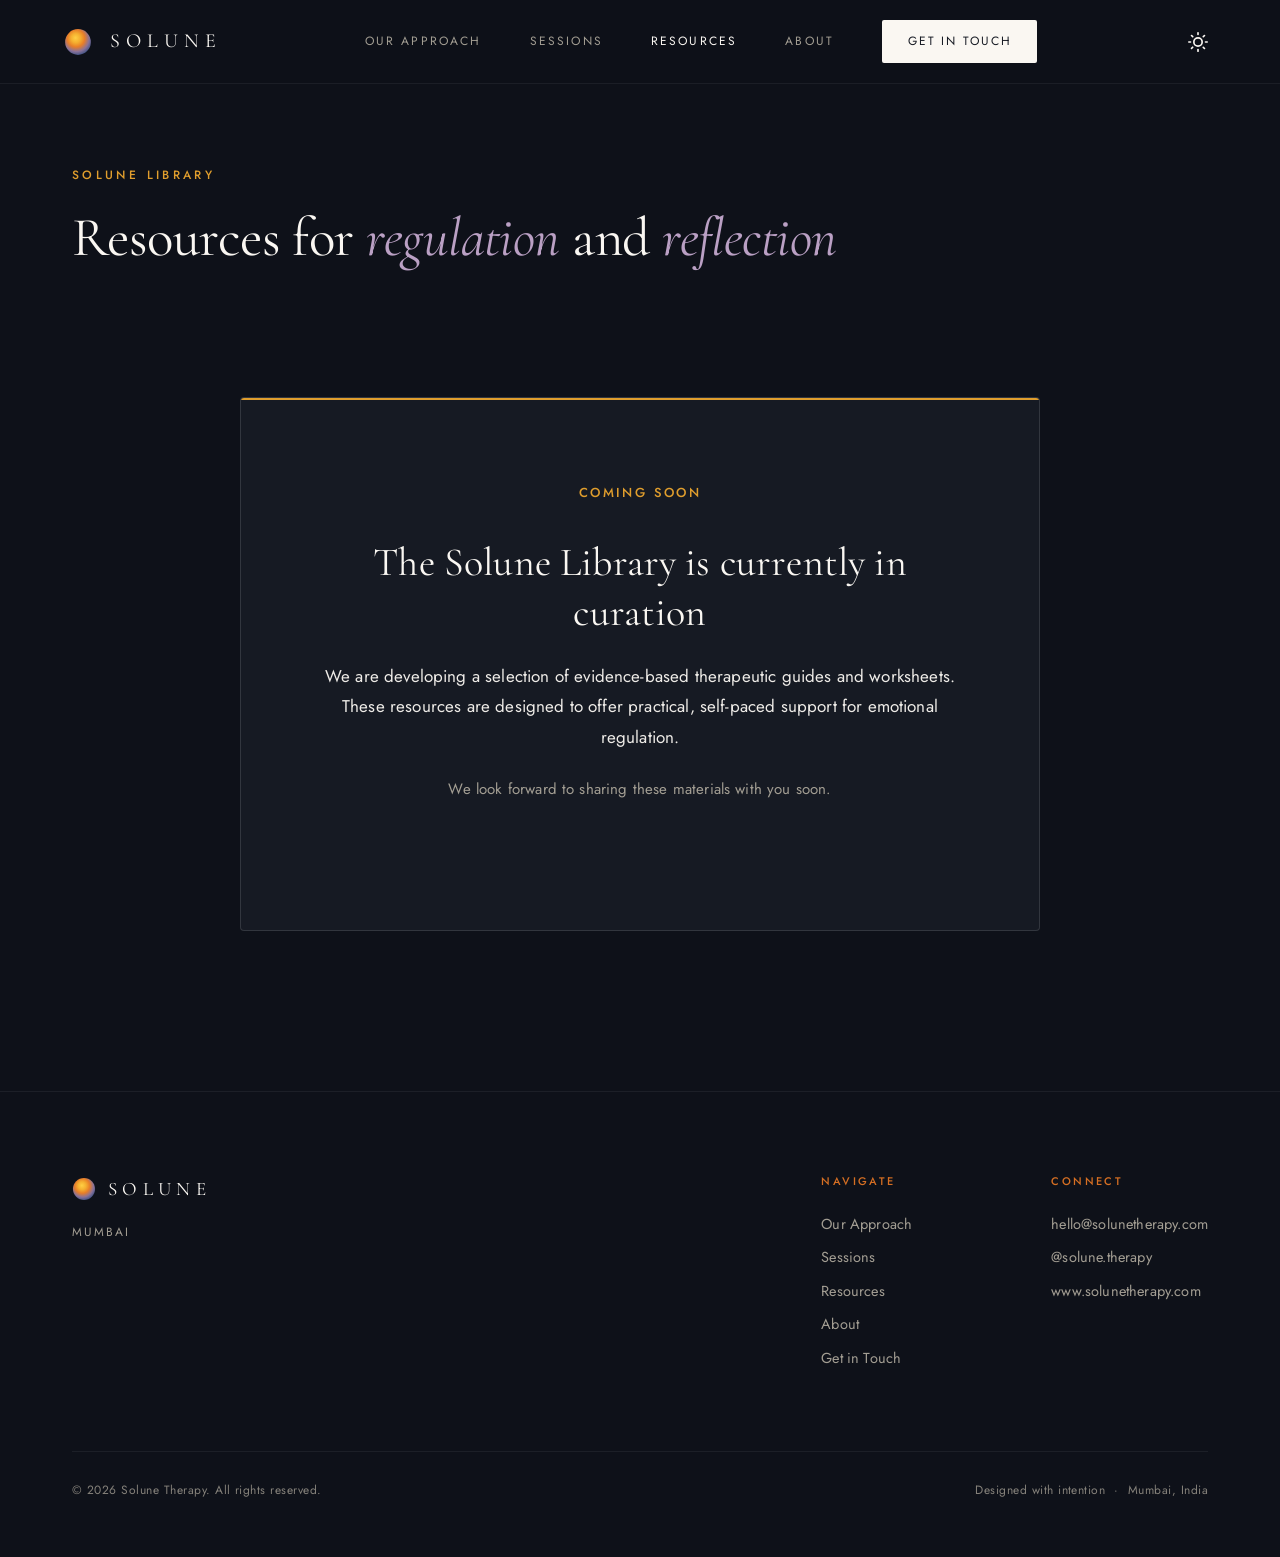
<file: resources.html>
<!DOCTYPE html>
<html lang="en">
<head>
  <meta charset="UTF-8">
  <meta name="viewport" content="width=device-width, initial-scale=1.0">
  <meta name="description" content="Solune Therapy Resources — Free evidence-based clinical psychology resources, somatic guides, and worksheets.">
  <title>Resources — Solune Therapy</title>
  
  <!-- Preconnect and Load Google Fonts -->
  <link rel="preconnect" href="https://fonts.googleapis.com">
  <link rel="preconnect" href="https://fonts.gstatic.com" crossorigin>
  <link href="https://fonts.googleapis.com/css2?family=Cormorant+Garamond:ital,wght@0,300;0,400;0,500;0,600;1,300;1,400;1,500&family=Jost:wght@300;400;500;600&display=swap" rel="stylesheet">
  
  <!-- External Premium Stylesheet -->
  <link rel="stylesheet" href="style.css">

  <!-- Theme Initialization Blocker to prevent Flash of Light Theme (FOUC) -->
  <script>
    (function () {
      const savedTheme = localStorage.getItem('theme');
      if (savedTheme === 'light') {
        document.documentElement.setAttribute('data-theme', 'light');
      } else {
        document.documentElement.setAttribute('data-theme', 'dark');
      }
    })();
  </script>
</head>
<body>

  <!-- ── RESPONSIVE NAVIGATION BAR ── -->
  <nav id="navbar">
    <a class="nav-brand" href="index.html#navbar" aria-label="Solune Therapy Home">
      <svg viewBox="0 0 100 100" width="28" height="28" xmlns="http://www.w3.org/2000/svg" aria-hidden="true">
        <defs>
          <radialGradient id="logo-orb-grad" cx="45%" cy="38%" r="80%" fx="40%" fy="34%">
            <stop offset="0%" stop-color="#FFCF45" />
            <stop offset="22%" stop-color="#F5B030" />
            <stop offset="42%" stop-color="#E87E28" />
            <stop offset="63%" stop-color="#8A7298" />
            <stop offset="81%" stop-color="#3F5285" />
            <stop offset="100%" stop-color="#2E3F6E" />
          </radialGradient>
        </defs>
        <circle cx="50" cy="50" r="46" fill="url(#logo-orb-grad)" />
      </svg>
      <span class="nav-wordmark">SOLUNE</span>
    </a>
    
    <div class="nav-links" id="navLinks">
      <a href="index.html#philosophy">Our Approach</a>
      <a href="index.html#sessions">Sessions</a>
      <a href="resources.html" style="color: var(--color-navy);">Resources</a>
      <a href="index.html#about">About</a>
      <a href="index.html#contact" class="btn-nav">Get in Touch</a>
    </div>
    
    <div class="nav-actions">
      <button class="theme-toggle" id="themeToggle" aria-label="Toggle Dark/Light Mode">
        <!-- Moon Icon (shown in light mode) -->
        <svg class="moon-icon" width="20" height="20" viewBox="0 0 24 24" fill="none" stroke="currentColor" stroke-width="2" stroke-linecap="round" stroke-linejoin="round">
          <path d="M21 12.79A9 9 0 1 1 11.21 3 7 7 0 0 0 21 12.79z"></path>
        </svg>
        <!-- Sun Icon (shown in dark mode) -->
        <svg class="sun-icon" width="20" height="20" viewBox="0 0 24 24" fill="none" stroke="currentColor" stroke-width="2" stroke-linecap="round" stroke-linejoin="round">
          <circle cx="12" cy="12" r="5"></circle>
          <line x1="12" y1="1" x2="12" y2="3"></line>
          <line x1="12" y1="21" x2="12" y2="23"></line>
          <line x1="4.22" y1="4.22" x2="5.64" y2="5.64"></line>
          <line x1="18.36" y1="18.36" x2="19.78" y2="19.78"></line>
          <line x1="1" y1="12" x2="3" y2="12"></line>
          <line x1="21" y1="12" x2="23" y2="12"></line>
          <line x1="4.22" y1="19.72" x2="5.64" y2="18.3"></line>
          <line x1="18.36" y1="5.64" x2="19.78" y2="4.22"></line>
        </svg>
      </button>
      
      <button class="nav-hamburger" id="hamburgerBtn" aria-label="Toggle Navigation Menu" aria-expanded="false" aria-controls="mobileMenu">
        <span></span>
        <span></span>
        <span></span>
      </button>
    </div>
  </nav>

  <!-- Fullscreen Mobile Navigation Menu Overlay -->
  <div class="mobile-menu" id="mobileMenu" aria-hidden="true">
    <a href="index.html#philosophy" class="mobile-link">Our Approach</a>
    <a href="index.html#sessions" class="mobile-link">Sessions</a>
    <a href="resources.html" class="mobile-link">Resources</a>
    <a href="index.html#about" class="mobile-link">About</a>
    <a href="index.html#contact" class="btn-nav mobile-link">Get in Touch</a>
  </div>

  <!-- ── HERO SECTION ── -->
  <header class="resources-hero">
    <div class="container">
      <span class="section-label fade-in">Solune Library</span>
      <h1 class="section-title fade-in delay-100">
        Resources for <em>regulation</em> and <em>reflection</em>
      </h1>
    </div>
  </header>

  <!-- ── RESOURCES LIST ── -->
  <section class="resources-list" style="padding: 4rem 0 10rem 0;">
    <div class="container">
      <div class="resources-coming-soon-panel fade-in">
        <span class="coming-soon-tag">Coming Soon</span>
        <h2 class="coming-soon-title">The Solune Library is currently in curation</h2>
        <p class="coming-soon-text">
          We are developing a selection of evidence-based therapeutic guides and worksheets. These resources are designed to offer practical, self-paced support for emotional regulation.
        </p>
        <p class="coming-soon-subtext">
          We look forward to sharing these materials with you soon.
        </p>
      </div>
    </div>
  </section>

  <!-- ── FOOTER SECTION ── -->
  <footer>
    <div class="container">
      <div class="footer-inner">
        
        <div class="footer-brand">
          <div class="footer-logo-wrap">
            <svg viewBox="0 0 100 100" width="24" height="24" xmlns="http://www.w3.org/2000/svg" aria-hidden="true">
              <circle cx="50" cy="50" r="46" fill="url(#logo-orb-grad)" />
            </svg>
            <span class="footer-wordmark">SOLUNE</span>
          </div>
          <p class="footer-tagline">Mumbai</p>
        </div>

        <div class="footer-links">
          <div class="footer-col">
            <h4 class="footer-col-label">Navigate</h4>
            <a href="index.html#philosophy">Our Approach</a>
            <a href="index.html#sessions">Sessions</a>
            <a href="resources.html">Resources</a>
            <a href="index.html#about">About</a>
            <a href="index.html#contact">Get in Touch</a>
          </div>
          <div class="footer-col">
            <h4 class="footer-col-label">Connect</h4>
            <p>hello@solunetherapy.com</p>
            <a href="https://instagram.com/solune.therapy" target="_blank" rel="noopener noreferrer">@solune.therapy</a>
            <p>www.solunetherapy.com</p>
          </div>
        </div>
        
      </div>

      <div class="footer-bottom">
        <p class="footer-copy">© 2026 Solune Therapy. All rights reserved.</p>
        <p class="footer-copy">Designed with intention &nbsp;·&nbsp; Mumbai, India</p>
      </div>
    </div>
  </footer>

  <!-- ── DYNAMIC JAVASCRIPT BEHAVIORS ── -->
  <script>
    document.addEventListener('DOMContentLoaded', () => {
      
      // ── THEME SWITCHING (DARK / LIGHT MODE) ──
      const themeToggle = document.getElementById('themeToggle');
      if (themeToggle) {
        themeToggle.addEventListener('click', () => {
          const currentTheme = document.documentElement.getAttribute('data-theme');
          const newTheme = currentTheme === 'dark' ? 'light' : 'dark';
          document.documentElement.setAttribute('data-theme', newTheme);
          localStorage.setItem('theme', newTheme);
        });
      }
      
      // ── NAVBAR SCROLL SHRUNK EFFECT ──
      const navbar = document.getElementById('navbar');
      window.addEventListener('scroll', () => {
        if (window.scrollY > 50) {
          navbar.classList.add('scrolled');
        } else {
          navbar.classList.remove('scrolled');
        }
      });

      // ── MOBILE MENU OVERLAY & ARIA CONTROLS ──
      const hamburgerBtn = document.getElementById('hamburgerBtn');
      const mobileMenu = document.getElementById('mobileMenu');
      const mobileLinks = document.querySelectorAll('.mobile-link');

      function toggleMenu() {
        const isOpen = hamburgerBtn.classList.toggle('open');
        mobileMenu.classList.toggle('open');
        hamburgerBtn.setAttribute('aria-expanded', isOpen);
        mobileMenu.setAttribute('aria-hidden', !isOpen);
        
        // Scroll lock body
        document.body.style.overflow = isOpen ? 'hidden' : '';
      }

      hamburgerBtn.addEventListener('click', toggleMenu);

      mobileLinks.forEach(link => {
        link.addEventListener('click', () => {
          if (hamburgerBtn.classList.contains('open')) {
            toggleMenu();
          }
        });
      });

      // ── SCROLL REVEAL INTERSECTION OBSERVER ──
      const observerOptions = {
        root: null,
        rootMargin: '0px',
        threshold: 0.12
      };

      const fadeObserver = new IntersectionObserver((entries, observer) => {
        entries.forEach(entry => {
          if (entry.isIntersecting) {
            entry.target.classList.add('visible');
            observer.unobserve(entry.target); // Unobserve to play animation only once
          }
        });
      }, observerOptions);

      document.querySelectorAll('.fade-in').forEach(element => {
        fadeObserver.observe(element);
      });

    });
  </script>

</body>
</html>
</file>
<file: style.css>
/* 
  Solune Therapy — Official Design System & Stylesheet
  Crafted with premium editorial styling, fluid animations, and a rich aesthetic.
*/

/* ── DESIGN SYSTEM VARIABLES ── */
:root {
  /* Constant Base Color Palette */
  --color-linen:       #FBF9F5; /* Pristine Warm Silk Ivory canvas */
  --color-cream:       #EFECE3; /* Soft tactile Warm Sand Linen panels & cards */
  --color-navy:        #253457; /* Rich, authoritative editorial slate-navy */
  --color-navy-mid:    #36476E; /* Medium slate-navy for active/hover */
  --color-slate:       #6B7FA8; /* Muted slate blue */
  --color-gold:        #E09E2D; /* Warm, radiant burnished gold highlight */
  --color-gold-light:  #F5B030; /* Glowing warm yellow gold */
  --color-amber:       #D66F23; /* Rich organic terracotta copper */
  --color-mauve:       #8A7298; /* Elegant signature mauve-purple */
  --color-stone:       #807B73; /* Refined, readable warm-taupe body text */
  --color-border:      #DFDACF; /* Very soft tactile paper-gray border */
  --color-border-light:#ECE7DB; /* Extremely subtle warm divider tone */
  --color-white:       #FFFFFF;
  
  /* Fonts */
  --font-serif:        'Cormorant Garamond', Georgia, serif;
  --font-sans:         'Jost', system-ui, -apple-system, BlinkMacSystemFont, sans-serif;
  
  /* Layout */
  --max-width:         1200px;
  --transition-smooth: all 0.4s cubic-bezier(0.25, 0.8, 0.25, 1);
  --transition-fast:   all 0.2s ease-in-out;

  /* Semantic Theme-dependent Variables (Default Light Theme) */
  --bg-primary:          var(--color-linen);
  --bg-secondary:        var(--color-cream);
  --bg-about:            var(--color-navy);
  --text-primary:        var(--color-navy);
  --text-secondary:      var(--color-stone);
  --text-highlight:      var(--color-mauve);
  --border-color:        var(--color-border);
  --border-light:        var(--color-border-light);
  --nav-bg:              rgba(251, 249, 245, 0.9);
  --nav-bg-scrolled:     rgba(251, 249, 245, 0.95);
  --nav-shadow:          rgba(37, 52, 87, 0.03);
  --btn-hover-shadow:    rgba(37, 52, 87, 0.15);
  --btn-ghost-hover-bg:  rgba(37, 52, 87, 0.02);
  --card-hover-shadow:   rgba(37, 52, 87, 0.04);
  --card-hover-border:   rgba(37, 52, 87, 0.12);
  --text-about:          rgba(251, 249, 245, 0.75);
  --text-about-title:    var(--color-linen);
  --input-bg:            #E6E2D8;
  --input-text:          var(--color-navy);
  --mobile-menu-bg:      var(--color-linen);
}

/* Premium Cozy Obsidian Dark Mode Theme Overrides */
[data-theme="dark"] {
  /* In-place overrides of original colors for non-re-engineered CSS lines */
  --color-linen:       #0E1119; /* Deep Obsidian Midnight */
  --color-cream:       #161A23; /* Warm Charcoal Ink panel */
  --color-navy:        #FAF7F2; /* Cream Soft White */
  --color-navy-mid:    #EDEBE6; /* Muted soft white for hover */
  --color-slate:       #A39E93; /* Warm muted stone gray */
  --color-mauve:       #BAA0C4; /* Lavender Mauve */
  --color-stone:       #A39E93; /* Warm stone for readable body copy */
  --color-border:      rgba(255, 255, 255, 0.12); /* Translucent thin border */
  --color-border-light:rgba(255, 255, 255, 0.06); /* Translucent thinner divider */
  --color-white:       #161A23;

  /* Overrides for semantic variable properties */
  --bg-primary:          #0E1119;
  --bg-secondary:        #161A23;
  --bg-about:            #1A1E29; /* Contrast warm dark slate */
  --text-primary:        #FAF7F2;
  --text-secondary:      #A39E93;
  --text-highlight:      #BAA0C4;
  --border-color:        rgba(255, 255, 255, 0.12);
  --border-light:        rgba(255, 255, 255, 0.06);
  --nav-bg:              rgba(14, 17, 25, 0.9);
  --nav-bg-scrolled:     rgba(14, 17, 25, 0.95);
  --nav-shadow:          rgba(0, 0, 0, 0.2);
  --btn-hover-shadow:    rgba(0, 0, 0, 0.25);
  --btn-ghost-hover-bg:  rgba(255, 255, 255, 0.04);
  --card-hover-shadow:   rgba(0, 0, 0, 0.3);
  --card-hover-border:   rgba(255, 255, 255, 0.25);
  --text-about:          rgba(250, 247, 242, 0.75);
  --text-about-title:    #FAF7F2;
  --input-bg:            #1A1E29;
  --input-text:          #FAF7F2;
  --mobile-menu-bg:      #0E1119;
}

/* ── RESET & BASE STYLES ── */
*, *::before, *::after {
  box-sizing: border-box;
  margin: 0;
  padding: 0;
}

html {
  scroll-behavior: smooth;
  scroll-padding-top: 5rem; /* Offsets fixed navbar during scroll */
}

body {
  font-family: var(--font-sans);
  background-color: var(--bg-primary);
  color: var(--text-primary);
  font-weight: 400;
  line-height: 1.75;
  letter-spacing: 0.01em;
  overflow-x: hidden;
  -webkit-font-smoothing: antialiased;
  -moz-osx-font-smoothing: grayscale;
  transition: background-color 0.4s ease, color 0.4s ease, border-color 0.4s ease, box-shadow 0.4s ease;
}

/* Smooth premium theme-switching transitions for all brand/layout base elements */
section, footer, h1, h2, h3, h4, p, span, a, input, button, svg, circle, hr, .strip {
  transition: background-color 0.4s ease, color 0.4s ease, border-color 0.4s ease, fill 0.4s ease, stroke 0.4s ease;
}

/* ── UTILITIES & WRAPPERS ── */
.container {
  max-width: var(--max-width);
  margin: 0 auto;
  padding: 0 2rem;
  width: 100%;
}

img {
  max-width: 100%;
  height: auto;
  display: block;
}

section {
  padding: 8rem 0;
  position: relative;
}

/* Typography elements */
em {
  font-style: italic;
  font-family: var(--font-serif);
}

.section-label {
  font-family: var(--font-sans);
  font-size: 12px;
  font-weight: 500;
  letter-spacing: 0.28em;
  text-transform: uppercase;
  color: var(--color-gold);
  margin-bottom: 1.25rem;
  display: inline-block;
}

.section-title {
  font-family: var(--font-serif);
  font-size: clamp(35px, 4.5vw, 55px);
  font-weight: 400;
  line-height: 1.15;
  color: var(--color-navy);
  letter-spacing: -0.01em;
}

.section-title em {
  color: var(--color-mauve);
}

/* ── NAVIGATION BAR ── */
nav {
  position: fixed;
  top: 0;
  left: 0;
  right: 0;
  z-index: 1000;
  display: flex;
  align-items: center;
  justify-content: space-between;
  padding: 1.25rem 4rem;
  background: var(--nav-bg);
  backdrop-filter: blur(16px);
  -webkit-backdrop-filter: blur(16px);
  border-bottom: 0.5px solid var(--color-border-light);
  transition: var(--transition-smooth);
}

nav.scrolled {
  padding: 1rem 4rem;
  background: var(--nav-bg-scrolled);
  box-shadow: 0 4px 30px var(--nav-shadow);
}

.nav-brand {
  display: flex;
  align-items: center;
  gap: 12px;
  text-decoration: none;
  transition: transform var(--transition-fast);
}

.nav-brand:hover {
  transform: scale(1.02);
}

.nav-brand svg {
  transition: transform 0.6s ease;
}

.nav-brand:hover svg {
  transform: rotate(15deg);
}

.nav-wordmark {
  font-family: var(--font-serif);
  font-size: 20px;
  font-weight: 400;
  letter-spacing: 0.3em;
  color: var(--color-navy);
  padding-left: 0.3em;
}

.nav-links {
  display: flex;
  align-items: center;
  gap: 3rem;
}

.nav-links a:not(.btn-nav) {
  font-family: var(--font-sans);
  font-size: 12px;
  font-weight: 400;
  letter-spacing: 0.18em;
  text-transform: uppercase;
  color: var(--color-stone);
  text-decoration: none;
  position: relative;
  padding: 0.4rem 0;
  transition: color 0.3s ease;
}

.nav-links a:not(.btn-nav)::after {
  content: '';
  position: absolute;
  bottom: 0;
  left: 0;
  width: 100%;
  height: 1px;
  background-color: var(--color-navy);
  transform: scaleX(0);
  transform-origin: right;
  transition: transform 0.3s cubic-bezier(0.25, 0.8, 0.25, 1);
}

.nav-links a:not(.btn-nav):hover {
  color: var(--color-navy);
}

.nav-links a:not(.btn-nav):hover::after {
  transform: scaleX(1);
  transform-origin: left;
}

/* Navigation button */
.btn-nav {
  font-family: var(--font-sans);
  font-size: 12px;
  font-weight: 400;
  letter-spacing: 0.16em;
  text-transform: uppercase;
  color: var(--color-cream);
  background-color: var(--color-navy);
  border: none;
  padding: 0.7rem 1.6rem;
  border-radius: 2px;
  cursor: pointer;
  text-decoration: none;
  display: inline-block;
  transition: var(--transition-smooth);
}

.btn-nav:hover {
  background-color: var(--color-navy-mid);
  transform: translateY(-1px);
  box-shadow: 0 4px 15px var(--btn-hover-shadow);
}

/* Navigation Actions (Toggle & Hamburger wrapper) */
.nav-actions {
  display: flex;
  align-items: center;
  gap: 1.5rem;
}

/* Theme Toggle Button */
.theme-toggle {
  background: none;
  border: none;
  cursor: pointer;
  color: var(--text-primary);
  display: flex;
  align-items: center;
  justify-content: center;
  padding: 0.5rem;
  border-radius: 50%;
  transition: background-color var(--transition-fast), color var(--transition-fast), transform var(--transition-smooth);
  position: relative;
}

.theme-toggle:hover {
  background-color: rgba(46, 66, 114, 0.05);
  transform: scale(1.08);
}

[data-theme="dark"] .theme-toggle:hover {
  background-color: rgba(255, 255, 255, 0.08);
}

.theme-toggle svg {
  stroke: currentColor;
  transition: transform 0.5s cubic-bezier(0.25, 0.8, 0.25, 1);
}

/* Toggle visibility of sun/moon icons based on theme */
.theme-toggle .sun-icon {
  display: none;
}

.theme-toggle .moon-icon {
  display: block;
}

[data-theme="dark"] .theme-toggle .sun-icon {
  display: block;
  transform: rotate(360deg);
}

[data-theme="dark"] .theme-toggle .moon-icon {
  display: none;
}

/* Hamburger menu button */
.nav-hamburger {
  display: none;
  flex-direction: column;
  justify-content: space-between;
  width: 22px;
  height: 14px;
  background: none;
  border: none;
  cursor: pointer;
  z-index: 200;
  padding: 0;
}

.nav-hamburger span {
  display: block;
  width: 100%;
  height: 1px;
  background-color: var(--color-navy);
  transition: var(--transition-smooth);
}

/* Hamburger active transformation */
.nav-hamburger.open span:nth-child(1) {
  transform: translateY(6.5px) rotate(45deg);
}

.nav-hamburger.open span:nth-child(2) {
  opacity: 0;
  transform: translateX(-10px);
}

.nav-hamburger.open span:nth-child(3) {
  transform: translateY(-6.5px) rotate(-45deg);
}

/* Fullscreen mobile navigation overlay */
.mobile-menu {
  position: fixed;
  top: 0;
  left: 0;
  width: 100vw;
  height: 100vh;
  background-color: var(--mobile-menu-bg);
  z-index: 900;
  display: flex;
  flex-direction: column;
  align-items: center;
  justify-content: center;
  gap: 2.25rem;
  opacity: 0;
  visibility: hidden;
  transition: opacity 0.4s ease, visibility 0.4s ease, background-color 0.4s ease;
  padding: 2rem;
}

.mobile-menu.open {
  opacity: 1;
  visibility: visible;
}

.mobile-menu a {
  font-family: var(--font-serif);
  font-size: 33px;
  font-weight: 400;
  color: var(--color-navy);
  text-decoration: none;
  letter-spacing: 0.05em;
  transition: color 0.3s ease, transform 0.3s ease;
}

.mobile-menu a:hover {
  color: var(--color-mauve);
  transform: scale(1.05);
}

.mobile-menu .btn-nav {
  font-family: var(--font-sans);
  font-size: 12px;
  font-weight: 400;
  letter-spacing: 0.16em;
  padding: 1rem 2.5rem;
  margin-top: 1.5rem;
  color: var(--color-cream) !important;
  background-color: var(--color-navy);
}

/* ── HERO SECTION ── */
.hero {
  min-height: 100vh;
  display: flex;
  flex-direction: column;
  align-items: center;
  justify-content: center;
  padding: 8rem 2rem 5rem;
  text-align: center;
  position: relative;
  overflow: hidden;
  background-color: var(--bg-primary);
}

/* Background video styling */
.hero-video-bg {
  position: absolute;
  top: 0;
  left: 0;
  width: 100%;
  height: 100%;
  object-fit: cover;
  z-index: 1;
  pointer-events: none;
}

/* Translucent gradient overlay for content contrast */
.hero-overlay {
  position: absolute;
  top: 0;
  left: 0;
  width: 100%;
  height: 100%;
  background: radial-gradient(circle, rgba(14, 17, 25, 0.45) 0%, rgba(14, 17, 25, 0.75) 100%);
  z-index: 1;
  pointer-events: none;
  transition: background 0.3s ease;
}

/* In light mode, use a slightly deeper transparent overlay (22% to 52%) so the video's natural colors are still fully visible, but text contrast is significantly improved */
[data-theme="light"] .hero-overlay {
  background: radial-gradient(circle, rgba(14, 17, 25, 0.22) 0%, rgba(14, 17, 25, 0.52) 100%);
}

/* Flex layout wrapper to raise contents above video background */
.hero-content {
  position: relative;
  z-index: 2;
  display: flex;
  flex-direction: column;
  align-items: center;
  justify-content: center;
  width: 100%;
}

/* Always use high-contrast light colors for hero content due to dark video background */
.hero .hero-title {
  color: #FAF7F2;
  text-shadow: 0 1px 3px rgba(0, 0, 0, 0.6), 0 4px 20px rgba(0, 0, 0, 0.3);
}

.hero .hero-title em {
  color: #E5D4ED; /* Brighter, glowing lavender-mauve for maximum contrast and pop */
  text-shadow: 0 0 12px rgba(186, 160, 196, 0.4), 0 1px 2px rgba(0, 0, 0, 0.6);
  font-weight: 500; /* Give the thin serif italic slightly more weight/presence */
}

.hero .hero-desc {
  color: #FFFFFF; /* Bright white text for maximum legibility */
  font-weight: 500; /* Subtle weight increase to stand out against stars */
  text-shadow: 0 1px 2px rgba(0, 0, 0, 0.6), 0 3px 12px rgba(0, 0, 0, 0.3);
}

/* Override primary button in hero to be light with dark text for high contrast on dark video */
.hero .btn-primary {
  background-color: #FAF7F2;
  color: #161A23;
}

.hero .btn-primary:hover {
  background-color: #EDEBE6;
  box-shadow: 0 8px 24px rgba(255, 255, 255, 0.15);
}

/* Override ghost button in hero for light text/border on dark video */
.hero .btn-ghost {
  color: #FAF7F2;
  border: 1px solid rgba(255, 255, 255, 0.5); /* Thicker, more visible border */
  text-shadow: 0 1px 2px rgba(0, 0, 0, 0.4);
}

.hero .btn-ghost:hover {
  border-color: #FAF7F2;
  background-color: rgba(255, 255, 255, 0.05);
}

/* Breathing background circles */
.hero-bg-ring {
  position: absolute;
  top: 50%;
  left: 50%;
  transform: translate(-50%, -50%);
  width: 720px;
  height: 720px;
  border-radius: 50%;
  border: 0.5px solid var(--border-color);
  pointer-events: none;
  animation: breathe 10s ease-in-out infinite;
  z-index: 1;
}

.hero-bg-ring-2 {
  width: 500px;
  height: 500px;
  animation-delay: -3s;
}

.hero-bg-ring-3 {
  width: 280px;
  height: 280px;
  animation-delay: -6s;
}

@keyframes breathe {
  0%, 100% {
    opacity: 0.3;
    transform: translate(-50%, -50%) scale(1);
  }
  50% {
    opacity: 0.7;
    transform: translate(-50%, -50%) scale(1.04);
  }
}

/* Glowing 3D Orb wrapper */
.orb-wrap {
  position: relative;
  margin-bottom: 2rem;
  animation: floatOrb 7s ease-in-out infinite;
  z-index: 2;
  cursor: pointer;
}

.orb-wrap svg {
  filter: drop-shadow(0 15px 35px rgba(232, 126, 40, 0.18))
          drop-shadow(0 5px 15px rgba(138, 114, 152, 0.12));
  transition: transform 0.8s cubic-bezier(0.175, 0.885, 0.32, 1.275);
}

.orb-wrap:hover svg {
  transform: scale(1.08) rotate(5deg);
}

@keyframes floatOrb {
  0%, 100% {
    transform: translateY(0);
  }
  50% {
    transform: translateY(-10px);
  }
}

/* Hero Content */
.hero-title {
  font-family: var(--font-serif);
  font-size: clamp(42px, 6vw, 76px);
  font-weight: 400;
  line-height: 1.1;
  color: var(--color-navy);
  letter-spacing: -0.01em;
  margin-bottom: 1.5rem;
  max-width: 960px;
  z-index: 2;
}

.hero-title em {
  font-style: italic;
  font-family: var(--font-serif);
  color: var(--color-mauve);
}

.hero-desc {
  font-family: var(--font-sans);
  font-size: 16px;
  font-weight: 400;
  letter-spacing: 0.15em;
  text-transform: uppercase;
  color: var(--color-stone);
  max-width: 520px;
  margin: 0 auto 3rem;
  line-height: 1.8;
  z-index: 2;
}

/* Hero CTAs */
.hero-ctas {
  display: flex;
  gap: 1.25rem;
  align-items: center;
  justify-content: center;
  flex-wrap: wrap;
  z-index: 2;
}

.btn-primary {
  font-family: var(--font-sans);
  font-size: 12px;
  font-weight: 400;
  letter-spacing: 0.18em;
  text-transform: uppercase;
  color: var(--color-cream);
  background-color: var(--color-navy);
  border: none;
  padding: 0.95rem 2.5rem;
  border-radius: 2px;
  cursor: pointer;
  text-decoration: none;
  transition: var(--transition-smooth);
  box-shadow: 0 4px 10px var(--nav-shadow);
}

.btn-primary:hover {
  background-color: var(--color-navy-mid);
  transform: translateY(-2px);
  box-shadow: 0 8px 24px var(--btn-hover-shadow);
}

.btn-ghost {
  font-family: var(--font-sans);
  font-size: 12px;
  font-weight: 400;
  letter-spacing: 0.18em;
  text-transform: uppercase;
  color: var(--color-navy);
  background-color: transparent;
  border: 0.5px solid var(--color-border);
  padding: 0.95rem 2.5rem;
  border-radius: 2px;
  cursor: pointer;
  text-decoration: none;
  transition: var(--transition-smooth);
}

.btn-ghost:hover {
  border-color: var(--color-navy);
  background-color: var(--btn-ghost-hover-bg);
  transform: translateY(-2px);
}

/* Scroll hint indicator */
.hero-scroll-hint {
  position: absolute;
  bottom: 2rem;
  left: 50%;
  transform: translateX(-50%);
  display: flex;
  flex-direction: column;
  align-items: center;
  gap: 8px;
  font-size: 10px;
  font-weight: 400;
  letter-spacing: 0.22em;
  text-transform: uppercase;
  color: var(--color-stone);
  opacity: 0.8;
  z-index: 2;
}

.scroll-line {
  width: 0.5px;
  height: 44px;
  background: var(--color-border);
  animation: scrollAnimation 2.2s cubic-bezier(0.25, 0.8, 0.25, 1) infinite;
}

@keyframes scrollAnimation {
  0% {
    transform: scaleY(0);
    transform-origin: top;
    opacity: 0;
  }
  35% {
    transform: scaleY(1);
    transform-origin: top;
    opacity: 1;
  }
  65% {
    transform: scaleY(1);
    transform-origin: bottom;
    opacity: 1;
  }
  100% {
    transform: scaleY(0);
    transform-origin: bottom;
    opacity: 0;
  }
}

/* ── MARQUEE STRIP ── */
.strip {
  overflow: hidden;
  border-top: 0.5px solid var(--color-border-light);
  border-bottom: 0.5px solid var(--color-border-light);
  background-color: var(--color-cream);
  padding: 1.1rem 0;
  position: relative;
  z-index: 5;
}

.strip-track {
  display: flex;
  gap: 4rem;
  width: max-content;
  animation: marqueeLoop 30s linear infinite;
  will-change: transform;
}

@keyframes marqueeLoop {
  0% {
    transform: translate3d(0, 0, 0);
  }
  100% {
    transform: translate3d(-50%, 0, 0);
  }
}

.strip-item {
  font-family: var(--font-sans);
  font-size: 11px;
  font-weight: 500;
  letter-spacing: 0.22em;
  text-transform: uppercase;
  color: var(--color-navy);
  white-space: nowrap;
  display: flex;
  align-items: center;
  gap: 1.25rem;
}

.strip-dot {
  width: 4px;
  height: 4px;
  border-radius: 50%;
  background-color: var(--color-gold);
  flex-shrink: 0;
}

/* ── APPROACH / PHILOSOPHY SECTION ── */
.philosophy {
  background-color: var(--color-cream);
}

.phil-grid {
  display: grid;
  grid-template-columns: 1fr 1fr;
  gap: 7rem;
  align-items: flex-start;
}

.phil-left {
  position: sticky;
  top: 7rem;
}

.phil-body {
  font-family: var(--font-sans);
  font-size: 17px;
  font-weight: 400;
  color: var(--color-stone);
  line-height: 1.9;
  margin-top: 2rem;
  max-width: 470px;
}

.phil-pillars {
  display: flex;
  flex-direction: column;
}

.pillar {
  display: flex;
  gap: 2rem;
  align-items: flex-start;
  padding: 2.5rem 0;
  border-bottom: 0.5px solid var(--color-border-light);
  transition: var(--transition-smooth);
}

.pillar:first-child {
  border-top: 0.5px solid var(--color-border-light);
}

.pillar:hover {
  padding-left: 0.5rem;
}

.pillar-num {
  font-family: var(--font-serif);
  font-size: 19px;
  font-weight: 400;
  color: var(--color-gold);
  letter-spacing: 0.05em;
  padding-top: 3px;
  flex-shrink: 0;
  width: 30px;
}

.pillar-content {
  flex: 1;
}

.pillar-title {
  font-family: var(--font-serif);
  font-size: 25px;
  font-weight: 400;
  color: var(--color-navy);
  margin-bottom: 0.5rem;
  letter-spacing: 0.01em;
}

.pillar-desc {
  font-family: var(--font-sans);
  font-size: 15px;
  font-weight: 400;
  color: var(--color-stone);
  line-height: 1.85;
}

/* ── SESSIONS / SERVICES SECTION ── */
.services {
  background-color: var(--color-linen);
}

.services .section-title {
  margin-bottom: 4rem;
}

.services-grid {
  display: grid;
  grid-template-columns: repeat(3, 1fr);
  gap: 2rem;
}

.service-card {
  background-color: var(--color-cream);
  border: 0.5px solid var(--color-border);
  border-radius: 4px;
  padding: 3rem 2.25rem 2.75rem;
  display: flex;
  flex-direction: column;
  height: 100%;
  position: relative;
  overflow: hidden;
  transition: var(--transition-smooth);
}

/* Top highlight border line on hover */
.service-card::before {
  content: '';
  position: absolute;
  top: 0;
  left: 0;
  right: 0;
  height: 2px;
  background-color: var(--color-gold);
  transform: scaleX(0);
  transform-origin: left;
  transition: transform 0.4s cubic-bezier(0.25, 0.8, 0.25, 1);
}

.service-card:hover::before {
  transform: scaleX(1);
}

.service-card:hover {
  transform: translateY(-6px);
  box-shadow: 0 16px 45px var(--card-hover-shadow);
  border-color: var(--card-hover-border);
}

.service-icon {
  font-family: var(--font-sans);
  font-size: 14px;
  font-weight: 500;
  letter-spacing: 0.16em;
  text-transform: uppercase;
  color: var(--color-gold);
  margin-bottom: 1.5rem;
}

.service-title {
  font-family: var(--font-serif);
  font-size: 27px;
  font-weight: 400;
  color: var(--color-navy);
  margin-bottom: 1rem;
  line-height: 1.25;
}

.service-desc {
  font-family: var(--font-sans);
  font-size: 15.5px;
  font-weight: 400;
  color: var(--color-stone);
  line-height: 1.8;
  margin-bottom: 2.5rem;
  flex-grow: 1; /* Pushes the bottom link to align neatly */
}

.service-link {
  font-family: var(--font-sans);
  font-size: 12px;
  font-weight: 400;
  letter-spacing: 0.18em;
  text-transform: uppercase;
  color: var(--color-slate);
  text-decoration: none;
  display: flex;
  align-items: center;
  gap: 8px;
  margin-top: auto;
  transition: var(--transition-fast);
}

.service-link .service-arrow {
  display: inline-block;
  transition: transform 0.3s ease;
}

.service-link:hover {
  color: var(--color-navy);
}

.service-link:hover .service-arrow {
  transform: translateX(5px);
}

/* ── RESOURCES COMING SOON PANEL ── */
.resources-coming-soon-panel {
  background-color: var(--color-cream);
  border: 0.5px solid var(--color-border);
  border-radius: 4px;
  padding: 5rem 4rem;
  max-width: 800px;
  margin: 0 auto;
  text-align: center;
  position: relative;
  overflow: hidden;
  transition: var(--transition-smooth);
}

.resources-coming-soon-panel::before {
  content: '';
  position: absolute;
  top: 0;
  left: 0;
  right: 0;
  height: 2px;
  background-color: var(--color-gold);
}

.coming-soon-tag {
  font-family: var(--font-sans);
  font-size: 13px;
  font-weight: 500;
  letter-spacing: 0.18em;
  text-transform: uppercase;
  color: var(--color-gold);
  margin-bottom: 2rem;
  display: inline-block;
}

.coming-soon-title {
  font-family: var(--font-serif);
  font-size: clamp(28px, 3.5vw, 40px);
  font-weight: 400;
  color: var(--color-navy);
  margin-bottom: 1.5rem;
  line-height: 1.25;
}

.coming-soon-text {
  font-family: var(--font-sans);
  font-size: 17px;
  color: var(--color-navy);
  line-height: 1.8;
  max-width: 650px;
  margin: 0 auto 1.5rem;
  opacity: 0.95;
}

.coming-soon-subtext {
  font-family: var(--font-sans);
  font-size: 15px;
  color: var(--color-stone);
  line-height: 1.7;
  max-width: 600px;
  margin: 0 auto 3rem;
}

.coming-soon-actions {
  display: flex;
  justify-content: center;
  gap: 1.5rem;
}

@media (max-width: 768px) {
  .resources-coming-soon-panel {
    padding: 3.5rem 2rem;
  }
}

/* ── ABOUT SECTION ── */
.about {
  background-color: var(--bg-about);
  color: var(--text-about-title);
}

.about .section-label {
  color: var(--color-gold);
}

.about .section-title {
  color: var(--text-about-title);
}

.about .section-title em {
  color: var(--color-gold-light);
}

.about-grid {
  display: grid;
  grid-template-columns: 1fr 1.1fr;
  gap: 7rem;
  align-items: center;
}

/* Premium portrait photo frame placeholder */
.about-portrait {
  aspect-ratio: 3 / 4;
  max-width: 360px;
  width: 100%;
  background: rgba(255, 255, 255, 0.03);
  border: 0.5px solid rgba(255, 255, 255, 0.1);
  border-radius: 4px;
  display: flex;
  align-items: center;
  justify-content: center;
  position: relative;
  overflow: hidden;
  box-shadow: 0 20px 50px rgba(0, 0, 0, 0.15);
}

.about-portrait-placeholder {
  display: flex;
  flex-direction: column;
  align-items: center;
  gap: 1.25rem;
  text-align: center;
}

.about-portrait-placeholder svg {
  filter: drop-shadow(0 5px 15px rgba(255, 207, 69, 0.15));
  opacity: 0.8;
  animation: slowPulse 5s ease-in-out infinite;
}

@keyframes slowPulse {
  0%, 100% {
    transform: scale(1);
    opacity: 0.7;
  }
  50% {
    transform: scale(1.05);
    opacity: 0.9;
  }
}

.about-portrait-placeholder p {
  font-family: var(--font-sans);
  font-size: 11px;
  letter-spacing: 0.22em;
  text-transform: uppercase;
  color: var(--text-about);
  opacity: 0.5;
}

.about-body {
  font-family: var(--font-sans);
  font-size: 16.5px;
  font-weight: 400;
  color: var(--text-about);
  line-height: 1.9;
  margin-top: 2rem;
  text-align: justify;
}

.about-body p {
  margin-bottom: 1.5rem;
}

.about-body p:last-child {
  margin-bottom: 0;
}

/* Credentials divider section */
.about-creds {
  display: flex;
  gap: 3rem;
  margin-top: 3rem;
  padding-top: 2.5rem;
  border-top: 0.5px solid var(--border-color);
}

.cred-num {
  font-family: var(--font-serif);
  font-size: 41px;
  font-weight: 400;
  color: var(--color-gold);
  line-height: 1;
}

.cred-label {
  font-family: var(--font-sans);
  font-size: 11px;
  letter-spacing: 0.16em;
  text-transform: uppercase;
  color: var(--text-about);
  opacity: 0.7;
  margin-top: 6px;
}

/* ── CONTACT / WAITLIST SECTION ── */
.waitlist {
  background-color: var(--color-cream);
  text-align: center;
}

.waitlist .section-title {
  margin: 0 auto;
  max-width: 650px;
}

.waitlist-sub {
  font-family: var(--font-sans);
  font-size: 16.5px;
  font-weight: 400;
  color: var(--color-stone);
  margin: 1.25rem auto 3rem;
  max-width: 460px;
  line-height: 1.8;
}

/* Subscription Form block */
.waitlist-form {
  display: flex;
  max-width: 480px;
  margin: 0 auto;
  border: 0.5px solid var(--color-border);
  border-radius: 4px;
  overflow: hidden;
  background-color: var(--color-linen);
  transition: var(--transition-smooth);
}

.waitlist-form:focus-within {
  border-color: var(--color-navy);
  box-shadow: 0 8px 30px var(--btn-hover-shadow);
}

.waitlist-form input {
  flex: 1;
  font-family: var(--font-sans);
  font-size: 14.5px;
  font-weight: 400;
  letter-spacing: 0.04em;
  color: var(--color-navy);
  background: transparent;
  border: none;
  padding: 1.1rem 1.5rem;
  outline: none;
}

.waitlist-form input::placeholder {
  color: var(--color-stone);
  opacity: 0.8;
}

.waitlist-form button {
  font-family: var(--font-sans);
  font-size: 12px;
  font-weight: 400;
  letter-spacing: 0.18em;
  text-transform: uppercase;
  color: var(--color-cream);
  background-color: var(--color-navy);
  border: none;
  padding: 1.1rem 1.8rem;
  cursor: pointer;
  transition: var(--transition-smooth);
  white-space: nowrap;
}

.waitlist-form button:hover {
  background-color: var(--color-navy-mid);
}

.waitlist-form button:disabled {
  background-color: var(--color-stone);
  cursor: not-allowed;
}

/* ── PREMIUM CUSTOM CONTACT FORM ── */
.contact-premium-form {
  max-width: 600px;
  margin: 4rem auto 2.5rem;
  background-color: #FFFFFF; /* High-contrast pristine white card in light mode */
  border: 0.5px solid var(--color-border);
  border-radius: 6px;
  padding: 4rem 3.5rem;
  text-align: left;
  box-shadow: 0 24px 60px rgba(37, 52, 87, 0.05); /* Luxurious soft slate-navy shadow */
  position: relative;
  overflow: hidden;
  transition: var(--transition-smooth);
}

.contact-premium-form::before {
  content: '';
  position: absolute;
  top: 0;
  left: 0;
  right: 0;
  height: 3px;
  background-color: var(--color-gold);
}

[data-theme="dark"] .contact-premium-form {
  background-color: #141A25; /* Lighter, rich charcoal-navy for gorgeous dark mode contrast */
  border-color: rgba(255, 255, 255, 0.08);
  box-shadow: 0 24px 60px rgba(0, 0, 0, 0.35);
}

.form-group {
  margin-bottom: 2rem;
  display: flex;
  flex-direction: column;
  gap: 0.6rem;
}

.form-group label {
  font-family: var(--font-sans);
  font-size: 11px;
  font-weight: 500;
  letter-spacing: 0.14em;
  text-transform: uppercase;
  color: var(--color-gold);
}

.form-group input,
.form-group textarea {
  font-family: var(--font-sans);
  font-size: 15px;
  color: var(--color-navy);
  background-color: var(--color-linen); /* Ivory inputs inside the white card in light mode */
  border: 0.5px solid var(--color-border);
  border-radius: 4px;
  padding: 1.1rem 1.25rem;
  outline: none;
  transition: var(--transition-smooth);
}

[data-theme="dark"] .form-group input,
[data-theme="dark"] .form-group textarea {
  background-color: #0E1119; /* Deeper obsidian inputs inside the charcoal card in dark mode */
}

.form-group input:focus,
.form-group textarea:focus {
  border-color: var(--color-gold);
  background-color: #FFFFFF; /* Sleek focus feedback in light mode */
  box-shadow: 0 4px 15px rgba(224, 158, 45, 0.08);
}

[data-theme="dark"] .form-group input:focus,
[data-theme="dark"] .form-group textarea:focus {
  background-color: #141A25; /* Sleek focus feedback in dark mode */
}

.form-group input::placeholder,
.form-group textarea::placeholder {
  color: var(--color-stone);
  opacity: 0.7;
}

.form-submit {
  display: flex;
  justify-content: center;
  margin-top: 2.5rem;
}

.form-submit button {
  width: 100%;
  padding: 1.1rem;
}

/* Form success & error status messages */
.form-status-message {
  margin-top: 1.5rem;
  font-family: var(--font-sans);
  font-size: 14.5px;
  line-height: 1.6;
  text-align: center;
  border-radius: 4px;
  padding: 1rem;
  display: none;
  transition: var(--transition-smooth);
}

.form-status-message.success {
  display: block;
  background-color: rgba(40, 167, 69, 0.08);
  color: #28a745;
  border: 0.5px solid rgba(40, 167, 69, 0.15);
}

.form-status-message.error {
  display: block;
  background-color: rgba(220, 53, 69, 0.08);
  color: var(--color-amber);
  border: 0.5px solid rgba(220, 53, 69, 0.15);
}

.waitlist-note {
  font-family: var(--font-sans);
  font-size: 12.5px;
  letter-spacing: 0.04em;
  color: var(--color-stone);
  margin-top: 1.25rem;
  opacity: 0.85;
}

/* ── FOOTER SECTION ── */
footer {
  background-color: var(--color-linen);
  border-top: 0.5px solid var(--color-border-light);
  padding: 5rem 0 3.5rem;
}

.footer-inner {
  display: flex;
  justify-content: space-between;
  align-items: flex-start;
  gap: 4rem;
  flex-wrap: wrap;
}

.footer-brand {
  flex: 1;
  min-width: 200px;
}

.footer-logo-wrap {
  display: flex;
  align-items: center;
  gap: 12px;
  margin-bottom: 1rem;
}

.footer-wordmark {
  font-family: var(--font-serif);
  font-size: 19px;
  font-weight: 400;
  letter-spacing: 0.28em;
  color: var(--color-navy);
}

.footer-tagline {
  font-family: var(--font-sans);
  font-size: 12px;
  letter-spacing: 0.16em;
  text-transform: uppercase;
  color: var(--color-stone);
}

.footer-links {
  display: flex;
  gap: 5rem;
  flex-wrap: wrap;
}

.footer-col {
  min-width: 150px;
}

.footer-col-label {
  font-family: var(--font-sans);
  font-size: 11px;
  font-weight: 500;
  letter-spacing: 0.22em;
  text-transform: uppercase;
  color: var(--color-amber);
  margin-bottom: 1.25rem;
}

.footer-col a, .footer-col p {
  display: block;
  font-family: var(--font-sans);
  font-size: 14.5px;
  font-weight: 400;
  color: var(--color-stone);
  text-decoration: none;
  margin-bottom: 0.65rem;
  transition: color var(--transition-fast);
  line-height: 1.6;
}

.footer-col a:hover {
  color: var(--color-navy);
}

/* Absolute bottom footer */
.footer-bottom {
  margin-top: 4.5rem;
  padding-top: 1.75rem;
  border-top: 0.5px solid var(--color-border-light);
  display: flex;
  justify-content: space-between;
  align-items: center;
  flex-wrap: wrap;
  gap: 1.5rem;
}

.footer-copy {
  font-family: var(--font-sans);
  font-size: 12px;
  font-weight: 400;
  color: var(--color-stone);
  letter-spacing: 0.04em;
  opacity: 0.8;
}

/* ── SCROLL ANIMATIONS (INTERSECTION OBSERVER) ── */
.fade-in {
  opacity: 0;
  transform: translateY(28px);
  transition: opacity 0.8s cubic-bezier(0.25, 0.8, 0.25, 1),
              transform 0.8s cubic-bezier(0.25, 0.8, 0.25, 1);
  will-change: opacity, transform;
}

.fade-in.visible {
  opacity: 1;
  transform: translateY(0);
}

/* Delay modifiers for sequential fade-in effects */
.delay-100 { transition-delay: 0.1s; }
.delay-200 { transition-delay: 0.2s; }
.delay-300 { transition-delay: 0.3s; }
.delay-400 { transition-delay: 0.4s; }

/* ── DEFENSIVE RESPONSIVE STYLING (MEDIA QUERIES) ── */

/* Tablet & Smaller Desktops */
@media (max-width: 1024px) {
  nav {
    padding: 1.25rem 2.5rem;
  }
  
  .phil-grid {
    gap: 4rem;
  }
  
  .about-grid {
    gap: 4rem;
  }
}

/* Tablets (Portrait / Landsacpe) */
@media (max-width: 900px) {
  section {
    padding: 6rem 0;
  }
  
  nav {
    padding: 1.1rem 2rem;
  }
  
  nav.scrolled {
    padding: 0.9rem 2rem;
  }
  
  .nav-links {
    display: none; /* Collapse desktop navigation */
  }
  
  .nav-hamburger {
    display: flex; /* Show menu triggers */
  }
  
  .phil-grid {
    grid-template-columns: 1fr;
    gap: 3.5rem;
  }
  
  .phil-left {
    position: static; /* Unstick layout on portrait screens */
  }
  
  .phil-body {
    max-width: 100%;
  }
  
  .services-grid {
    grid-template-columns: 1fr 1fr;
    gap: 1.5rem;
  }
  
  .about-grid {
    grid-template-columns: 1fr;
    gap: 3.5rem;
  }
  
  .about-portrait {
    max-width: 100%;
    aspect-ratio: 16 / 10; /* Landscape representation on medium viewports */
  }
  
  .footer-links {
    gap: 3.5rem;
  }
}

/* Mobile Devices */
@media (max-width: 600px) {
  section {
    padding: 5rem 0;
  }
  
  nav {
    padding: 1rem 1.5rem;
  }
  
  nav.scrolled {
    padding: 0.8rem 1.5rem;
  }
  
  .hero {
    padding: 7.5rem 1rem 4.5rem;
    min-height: 100svh; /* Dynamic viewport height to prevent overflow on mobile browsers */
  }
  
  .hero-bg-ring {
    width: min(85vw, 360px);
    height: min(85vw, 360px);
  }
  
  .hero-bg-ring-2 {
    width: min(65vw, 270px);
    height: min(65vw, 270px);
  }
  
  .hero-bg-ring-3 {
    width: min(45vw, 180px);
    height: min(45vw, 180px);
  }
  
  .orb-wrap svg {
    width: 90px;
    height: 90px;
  }
  
  .hero-title {
    font-size: clamp(28px, 8.5vw, 44px);
    line-height: 1.15;
    margin-bottom: 1.25rem;
  }
  
  .hero-desc {
    font-size: 14.5px;
    letter-spacing: 0.12em;
    margin-bottom: 2.25rem;
  }
  
  .hero-ctas {
    flex-direction: column;
    width: 100%;
    padding: 0 1rem;
    gap: 1rem;
  }
  
  .btn-primary, .btn-ghost {
    width: 100%;
    text-align: center;
    padding: 1.1rem 2rem;
  }
  
  .strip {
    padding: 0.8rem 0;
  }
  
  .strip-track {
    gap: 2.5rem;
  }
  
  .phil-grid {
    gap: 2.5rem;
  }
  
  .pillar {
    gap: 1.25rem;
    padding: 1.75rem 0;
  }
  
  .pillar-title {
    font-size: 22px;
  }
  
  .services-grid {
    grid-template-columns: 1fr;
    gap: 1.25rem;
  }
  
  .service-card {
    padding: 2.5rem 1.75rem;
  }
  
  .about-portrait {
    aspect-ratio: 4 / 3;
  }
  
  .about-creds {
    gap: 2rem;
    margin-top: 2rem;
    padding-top: 2rem;
  }
  
  .cred-num {
    font-size: 35px;
  }
  
  /* Subscription form stacked structure on narrow viewports */
  .waitlist-form {
    flex-direction: column;
    background-color: transparent;
    border: none;
    gap: 0.75rem;
    max-width: 100%;
  }
  
  .waitlist-form input {
    background-color: var(--color-linen);
    border: 0.5px solid var(--color-border);
    border-radius: 4px;
    width: 100%;
    padding: 1.1rem 1.25rem;
  }
  
  .waitlist-form input:focus {
    border-color: var(--color-navy);
  }
  
  .waitlist-form button {
    border-radius: 4px;
    padding: 1.1rem 2rem;
    width: 100%;
  }
  
  footer {
    padding: 4rem 0 2.5rem;
  }
  
  .footer-inner {
    flex-direction: column;
    gap: 2.5rem;
  }
  
  .footer-links {
    flex-direction: column;
    gap: 2.5rem;
    width: 100%;
  }
  
  .footer-col {
    width: 100%;
  }
  
  .footer-bottom {
    flex-direction: column;
    text-align: center;
    gap: 0.75rem;
    margin-top: 3.5rem;
  }
}

/* ── NEW RESOURCES SECTION ── */
.resources-hero {
  padding-top: 10rem;
  padding-bottom: 4rem;
  background-color: var(--bg-primary);
}

.resources-hero-desc {
  font-family: var(--font-sans);
  font-size: clamp(16px, 1.5vw, 20px);
  color: var(--text-secondary);
  max-width: 680px;
  margin-top: 1.5rem;
  line-height: 1.7;
}

.resources-grid {
  display: grid;
  grid-template-columns: repeat(2, 1fr);
  gap: 2rem;
  margin-bottom: 4rem;
}

@media (max-width: 768px) {
  .resources-grid {
    grid-template-columns: 1fr;
  }
}

/* ── ARTICLE / RESOURCE DETAIL PAGE ── */
.article-section {
  padding-top: 10rem;
  padding-bottom: 6rem;
}

.article-header {
  max-width: 800px;
  margin-bottom: 3.5rem;
}

.article-meta {
  font-family: var(--font-sans);
  font-size: 13px;
  color: var(--text-secondary);
  display: flex;
  align-items: center;
  gap: 1.5rem;
  margin-top: 1.5rem;
  letter-spacing: 0.05em;
  text-transform: uppercase;
}

.article-meta span {
  display: flex;
  align-items: center;
  gap: 6px;
}

.article-meta .dot {
  width: 4px;
  height: 4px;
  border-radius: 50%;
  background-color: var(--color-gold);
}

.article-content {
  max-width: 800px;
  font-family: var(--font-sans);
  font-size: 17px;
  line-height: 1.85;
  color: var(--text-secondary);
}

.article-content p {
  margin-bottom: 1.75rem;
}

.article-content h2, .article-content h3 {
  font-family: var(--font-serif);
  color: var(--text-primary);
  margin-top: 3rem;
  margin-bottom: 1.25rem;
  font-weight: 400;
  line-height: 1.3;
}

.article-content h2 {
  font-size: clamp(26px, 3vw, 36px);
}

.article-content h3 {
  font-size: clamp(22px, 2.5vw, 28px);
}

.article-content ul, .article-content ol {
  margin-bottom: 2rem;
  padding-left: 1.5rem;
}

.article-content li {
  margin-bottom: 0.75rem;
}

.article-content li::marker {
  color: var(--color-gold);
}

.article-content blockquote {
  border-left: 3px solid var(--color-gold);
  padding-left: 1.5rem;
  margin: 2.5rem 0;
  font-family: var(--font-serif);
  font-size: 21px;
  font-style: italic;
  line-height: 1.6;
  color: var(--text-primary);
}

/* PDF Download Card */
.download-card {
  background-color: var(--bg-secondary);
  border: 1px solid var(--border-color);
  border-radius: 6px;
  padding: 3rem 2.5rem;
  margin-top: 4rem;
  margin-bottom: 4rem;
  display: flex;
  align-items: center;
  justify-content: space-between;
  gap: 2rem;
  position: relative;
  overflow: hidden;
}

.download-card::before {
  content: '';
  position: absolute;
  top: 0;
  left: 0;
  right: 0;
  height: 3px;
  background-color: var(--color-mauve);
}

.download-info {
  flex: 1;
}

.download-tag {
  font-size: 11px;
  font-weight: 500;
  text-transform: uppercase;
  letter-spacing: 0.2em;
  color: var(--color-gold);
  margin-bottom: 0.75rem;
  display: inline-block;
}

.download-title {
  font-family: var(--font-serif);
  font-size: 24px;
  color: var(--text-primary);
  margin-bottom: 0.5rem;
  line-height: 1.3;
}

.download-desc {
  font-size: 14.5px;
  color: var(--text-secondary);
}

.btn-download {
  font-family: var(--font-sans);
  font-size: 12px;
  font-weight: 400;
  letter-spacing: 0.16em;
  text-transform: uppercase;
  color: var(--color-cream);
  background-color: var(--color-navy);
  border: none;
  padding: 1rem 2rem;
  border-radius: 2px;
  cursor: pointer;
  text-decoration: none;
  display: inline-flex;
  align-items: center;
  gap: 8px;
  white-space: nowrap;
  transition: var(--transition-smooth);
}

.btn-download:hover {
  background-color: var(--color-navy-mid);
  transform: translateY(-2px);
  box-shadow: 0 6px 20px var(--btn-hover-shadow);
}

.btn-back-link {
  display: inline-flex;
  align-items: center;
  gap: 8px;
  font-family: var(--font-sans);
  font-size: 12px;
  letter-spacing: 0.15em;
  text-transform: uppercase;
  color: var(--color-gold);
  text-decoration: none;
  margin-top: 2rem;
  transition: var(--transition-fast);
}

.btn-back-link:hover {
  color: var(--color-navy);
  transform: translateX(-4px);
}

@media (max-width: 768px) {
  .download-card {
    flex-direction: column;
    align-items: flex-start;
    padding: 2.25rem 1.75rem;
  }
  .btn-download {
    width: 100%;
    justify-content: center;
  }
}

/* ── PREMIUM SPLIT CONTACT & DISCOVERY CALL LAYOUTS ── */
.contact-split-section {
  padding: 8rem 0 10rem 0;
  background-color: var(--bg-primary);
}

.contact-split-grid {
  display: grid;
  grid-template-columns: 1fr 1.1fr;
  gap: 6rem;
  align-items: flex-start;
}

@media (max-width: 992px) {
  .contact-split-grid {
    grid-template-columns: 1fr;
    gap: 4rem;
  }
}

/* Left editorial info column */
.contact-info-col {
  padding-right: 2rem;
}

@media (max-width: 992px) {
  .contact-info-col {
    padding-right: 0;
  }
}

.contact-page-title {
  font-family: var(--font-serif);
  font-size: 2.6rem;
  line-height: 1.25;
  color: var(--text-primary);
  margin-bottom: 1.5rem;
  font-weight: 300;
}

.contact-page-title em {
  font-family: var(--font-serif);
  font-style: italic;
  font-weight: 400;
}

.contact-page-desc {
  font-size: 1.15rem;
  line-height: 1.6;
  color: var(--text-secondary);
  margin-bottom: 3.5rem;
  font-weight: 300;
}

.contact-info-blocks {
  display: flex;
  flex-direction: column;
  gap: 3rem;
  margin-bottom: 4rem;
}

.info-block {
  border-left: 1.5px solid var(--color-gold);
  padding-left: 2rem;
}

.info-block-title {
  font-family: var(--font-sans);
  font-size: 1.2rem;
  font-weight: 500;
  text-transform: uppercase;
  letter-spacing: 0.15em;
  color: var(--text-primary);
  margin-bottom: 0.75rem;
}

.info-block-text {
  font-size: 1.05rem;
  line-height: 1.6;
  color: var(--text-secondary);
}

.info-block-text a {
  color: var(--text-primary);
  text-decoration: underline;
  transition: var(--transition-fast);
}

.info-block-text a:hover {
  color: var(--color-gold);
}

.contact-warm-note {
  font-family: var(--font-serif);
  font-size: 1.2rem;
  line-height: 1.65;
  color: var(--text-primary);
  font-style: italic;
  opacity: 0.85;
  border-top: 0.5px solid var(--border-color);
  padding-top: 2.5rem;
}

/* Right form card column */
.contact-card-premium {
  background-color: #FFFFFF; /* High contrast pristine white in light mode */
  border: 1px solid var(--border-color);
  border-radius: 8px;
  padding: 5rem 4rem;
  box-shadow: 0 30px 70px rgba(37, 52, 87, 0.08); /* Luxurious multi-layered shadow */
  position: relative;
  overflow: hidden;
  transition: var(--transition-smooth);
}

[data-theme="dark"] .contact-card-premium {
  background-color: #141A25; /* Lighter charcoal card inside deep obsidian */
  border-color: rgba(255, 255, 255, 0.15); /* Strongly defined translucent border */
  box-shadow: 0 30px 70px rgba(0, 0, 0, 0.45);
}

.contact-card-premium::before {
  content: '';
  position: absolute;
  top: 0;
  left: 0;
  right: 0;
  height: 4px;
  background-color: var(--color-gold);
}

#discoveryCallForm.contact-card-premium::before {
  background-color: var(--color-mauve); /* Lavender-mauve accent for discovery calls */
}

/* High contrast inputs inside the white/charcoal cards */
.contact-card-premium .form-group input,
.contact-card-premium .form-group textarea {
  font-family: var(--font-sans);
  font-size: 0.95rem;
  color: var(--text-primary);
  background-color: var(--bg-primary); /* linen (#FBF9F5) in light | deep obsidian (#0E1119) in dark */
  border: 1px solid var(--border-color); /* strongly defined visible border */
  border-radius: 4px;
  padding: 1rem 1.15rem;
  outline: none;
  transition: var(--transition-smooth);
}

[data-theme="dark"] .contact-card-premium .form-group input,
[data-theme="dark"] .contact-card-premium .form-group textarea {
  border-color: rgba(255, 255, 255, 0.22); /* Highly visible border in dark mode */
  background-color: #0E1119;
}

.contact-card-premium .form-group input:focus,
.contact-card-premium .form-group textarea:focus {
  border-color: var(--color-gold) !important;
  background-color: #FFFFFF; /* High contrast white focus */
  box-shadow: 0 4px 20px rgba(224, 158, 45, 0.12);
}

[data-theme="dark"] .contact-card-premium .form-group input:focus,
[data-theme="dark"] .contact-card-premium .form-group textarea:focus {
  background-color: #141A25; /* High contrast charcoal focus */
  box-shadow: 0 4px 20px rgba(224, 158, 45, 0.22);
}

/* ── HOME CONTACT CARDS ── */
.home-contact-grid {
  display: grid;
  grid-template-columns: 1fr 1fr;
  gap: 3rem;
  margin: 4rem auto 2.5rem;
  max-width: 900px;
}

@media (max-width: 768px) {
  .home-contact-grid {
    grid-template-columns: 1fr;
    gap: 2rem;
  }
}

.home-contact-card {
  background-color: #FFFFFF; /* High contrast card on linen page background */
  border: 1px solid var(--border-color);
  border-radius: 6px;
  padding: 4rem 3.5rem;
  text-align: left;
  display: flex;
  flex-direction: column;
  justify-content: space-between;
  box-shadow: 0 10px 40px rgba(37, 52, 87, 0.04);
  transition: var(--transition-smooth);
  position: relative;
  overflow: hidden;
}

[data-theme="dark"] .home-contact-card {
  background-color: #141A25; /* Lighter charcoal card inside deep obsidian page */
  border-color: rgba(255, 255, 255, 0.1);
  box-shadow: 0 10px 40px rgba(0, 0, 0, 0.25);
}

.home-contact-card::before {
  content: '';
  position: absolute;
  top: 0;
  left: 0;
  right: 0;
  height: 4px;
  background-color: var(--color-gold);
}

.home-contact-card:nth-child(2)::before {
  background-color: var(--color-mauve);
}

.home-contact-card:hover {
  transform: translateY(-4px);
  box-shadow: 0 20px 50px rgba(37, 52, 87, 0.08);
  border-color: var(--color-gold);
}

[data-theme="dark"] .home-contact-card:hover {
  box-shadow: 0 20px 50px rgba(0, 0, 0, 0.4);
  border-color: rgba(255, 255, 255, 0.2);
}

.home-contact-card:nth-child(2):hover {
  border-color: var(--color-mauve);
}

.home-contact-card-title {
  font-family: var(--font-serif);
  font-size: 2.2rem;
  color: var(--text-primary);
  margin-bottom: 1.25rem;
  font-weight: 400;
}

.home-contact-card-desc {
  font-size: 1.45rem;
  line-height: 1.6;
  color: var(--text-secondary);
  margin-bottom: 2.5rem;
  flex-grow: 1;
}

.home-contact-card-btn {
  align-self: flex-start;
  width: 100%;
  text-align: center;
}

/* ── PREMIUM FAQ ACCORDION SECTION ── */
.faq-section {
  padding: 8rem 0;
  background-color: var(--bg-primary); /* linen/cream alternated background */
  border-top: 1px solid var(--border-color);
}

.faq-accordion {
  margin-top: 4rem;
  display: flex;
  flex-direction: column;
}

.faq-item {
  border-bottom: 1px solid var(--border-color);
}

.faq-trigger {
  width: 100%;
  display: flex;
  justify-content: space-between;
  align-items: center;
  padding: 2.25rem 0;
  background: transparent;
  border: none;
  cursor: pointer;
  text-align: left;
  font-family: var(--font-serif);
  font-size: 1.6rem;
  font-weight: 400;
  color: var(--text-primary);
  transition: color var(--transition-fast);
}

.faq-trigger:hover {
  color: var(--color-gold);
}

.faq-icon {
  color: var(--color-stone);
  transition: transform var(--transition-smooth);
  display: flex;
  align-items: center;
  justify-content: center;
  margin-left: 1.5rem;
}

/* Plus/Minus Toggle Rotation Animation */
.faq-trigger[aria-expanded="true"] .faq-icon {
  transform: rotate(45deg);
  color: var(--color-gold);
}

.faq-panel {
  max-height: 0;
  overflow: hidden;
  transition: max-height 0.45s cubic-bezier(0.25, 1, 0.5, 1), opacity 0.3s ease;
  opacity: 0;
}

.faq-panel[aria-hidden="false"] {
  opacity: 1;
}

.faq-content {
  padding-bottom: 2.25rem;
}

.faq-content p {
  font-size: 1.15rem;
  line-height: 1.65;
  color: var(--text-secondary);
  max-width: 820px;
}

@media (max-width: 768px) {
  .faq-trigger {
    font-size: 1.35rem;
    padding: 1.75rem 0;
  }
  .faq-content p {
    font-size: 1.05rem;
  }
}
</file>
